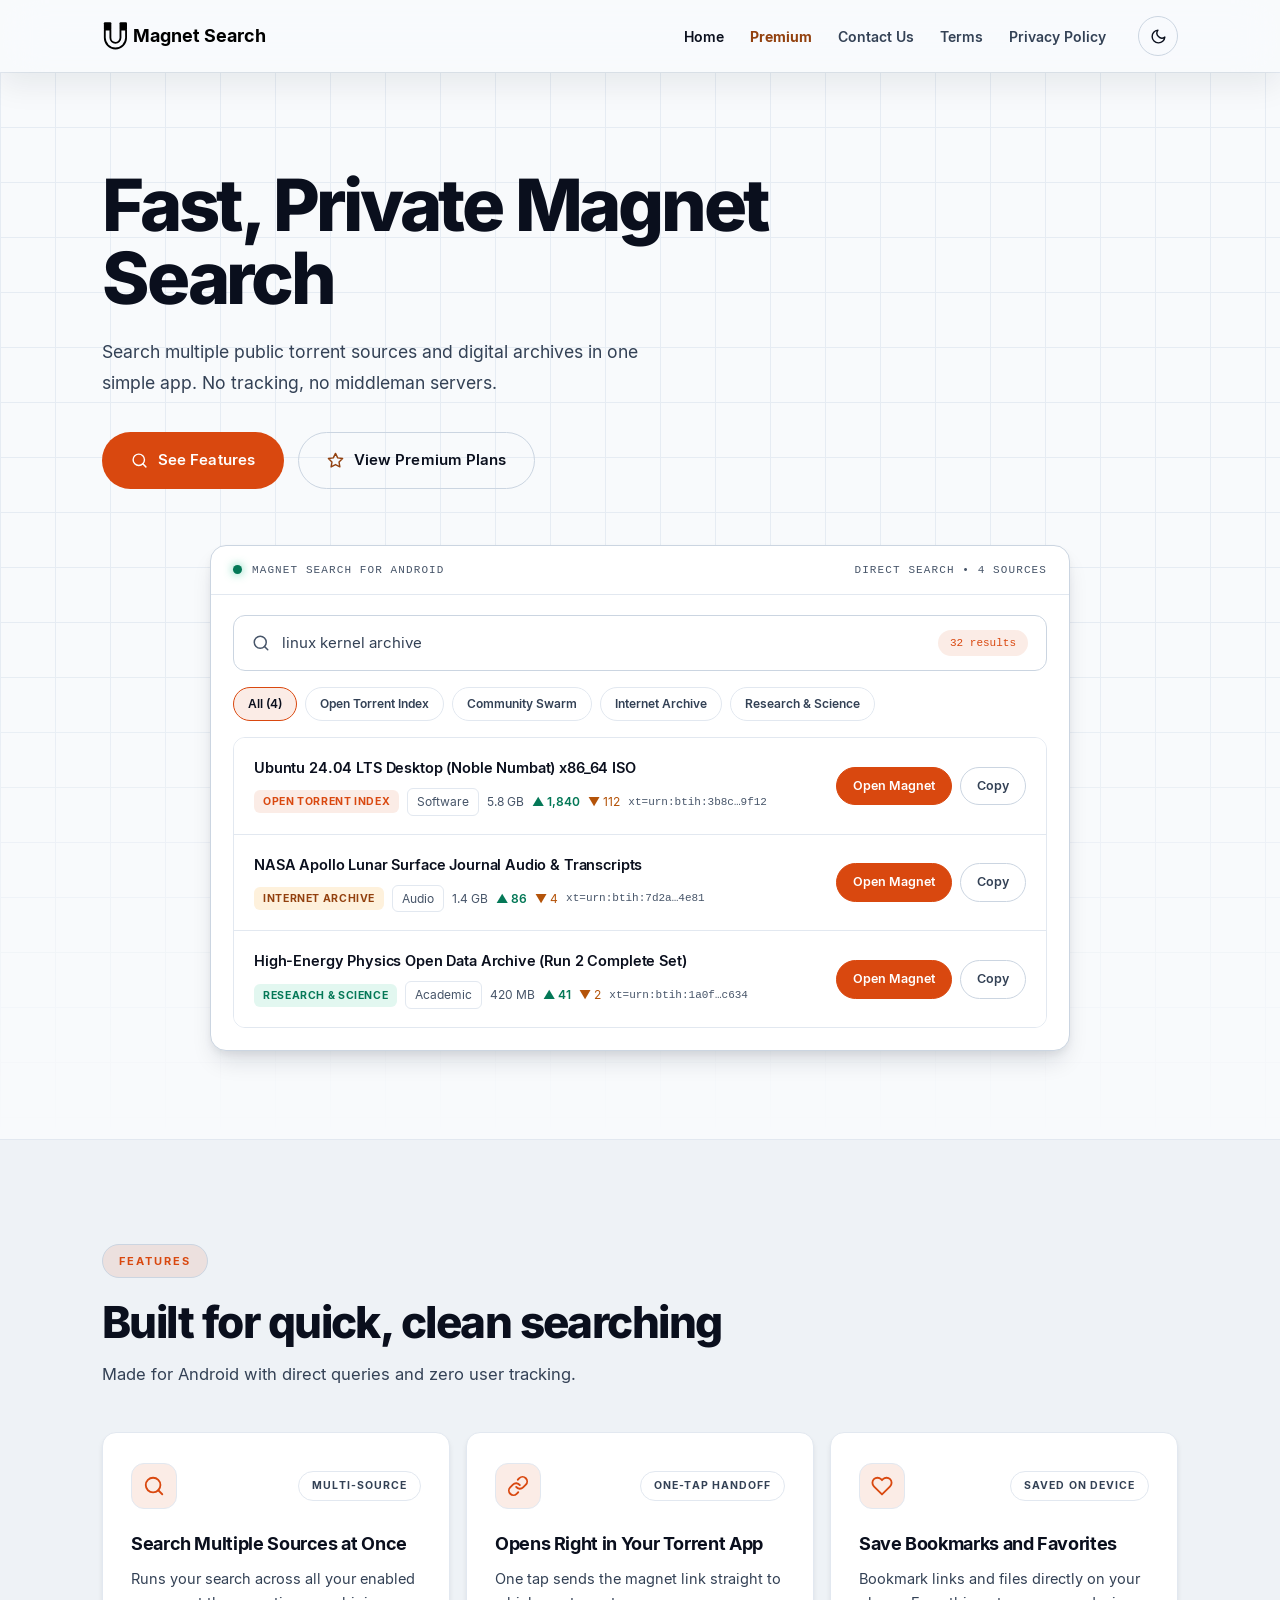
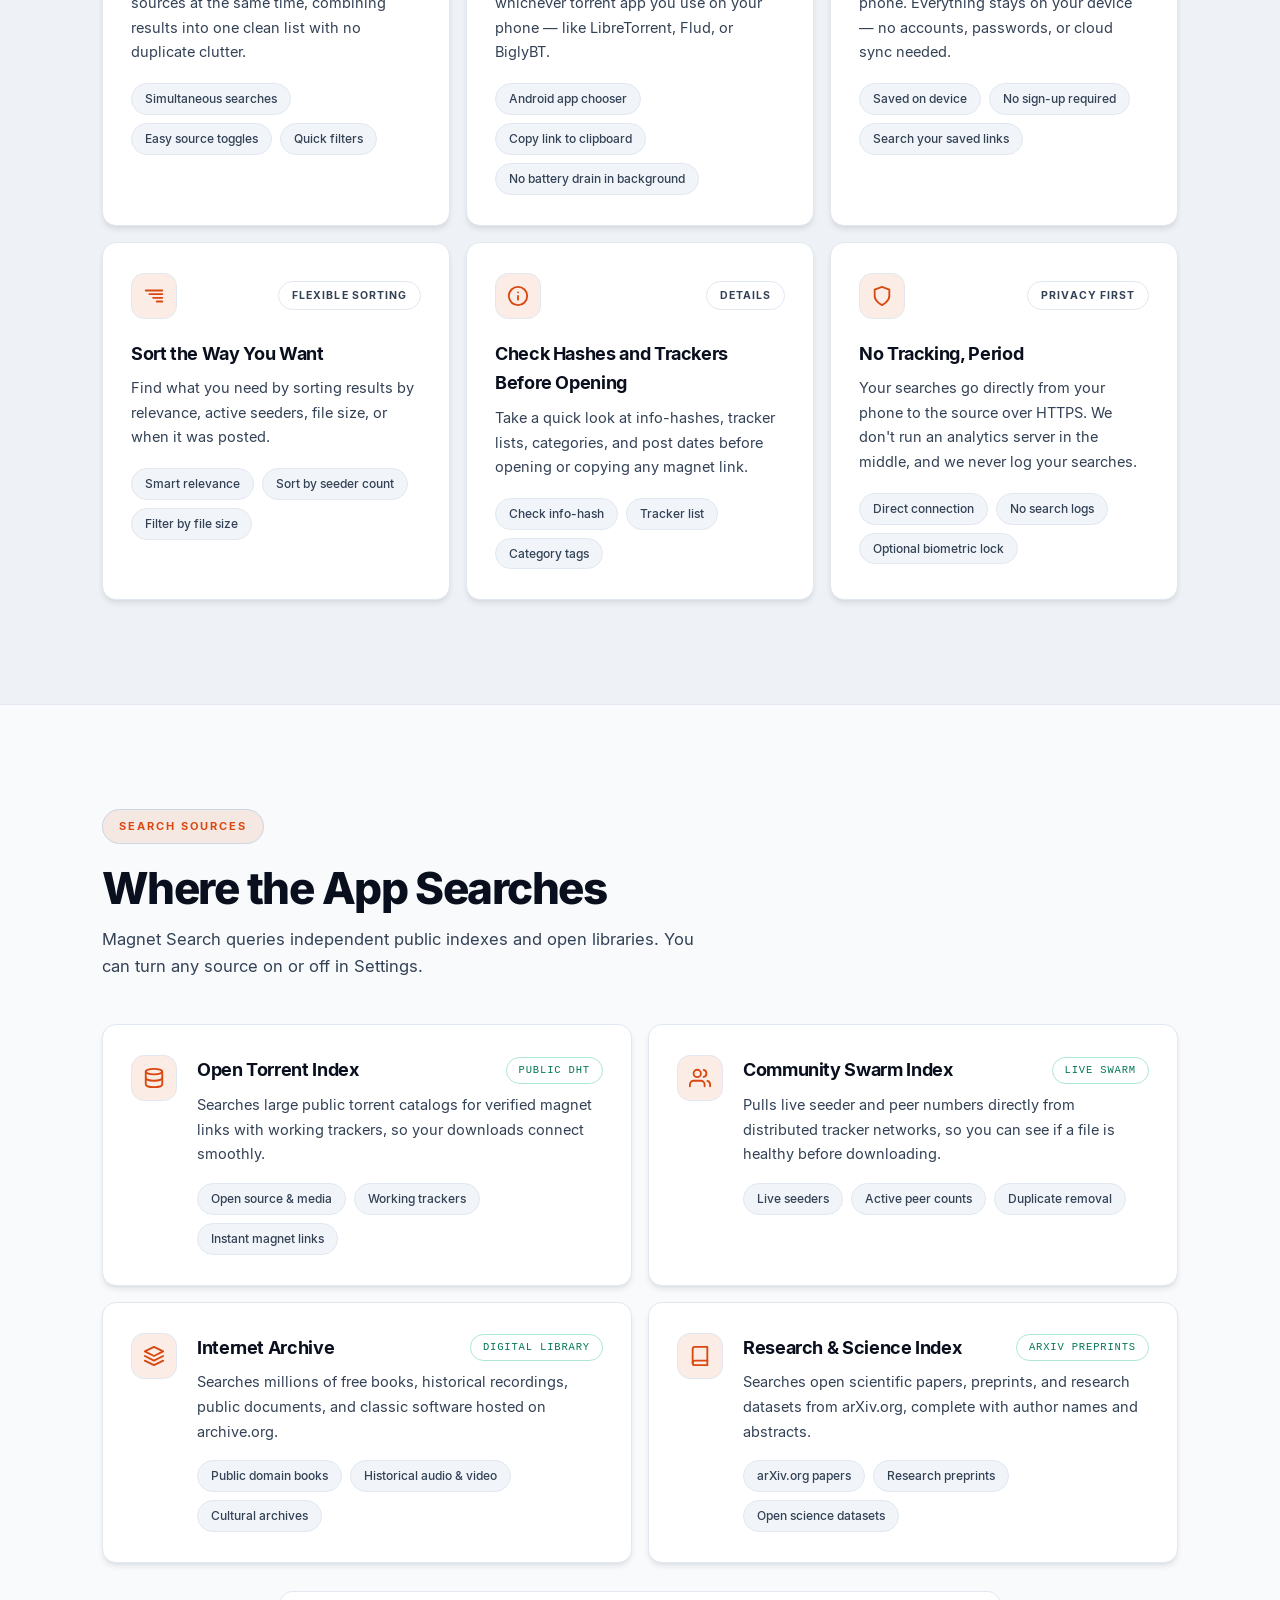
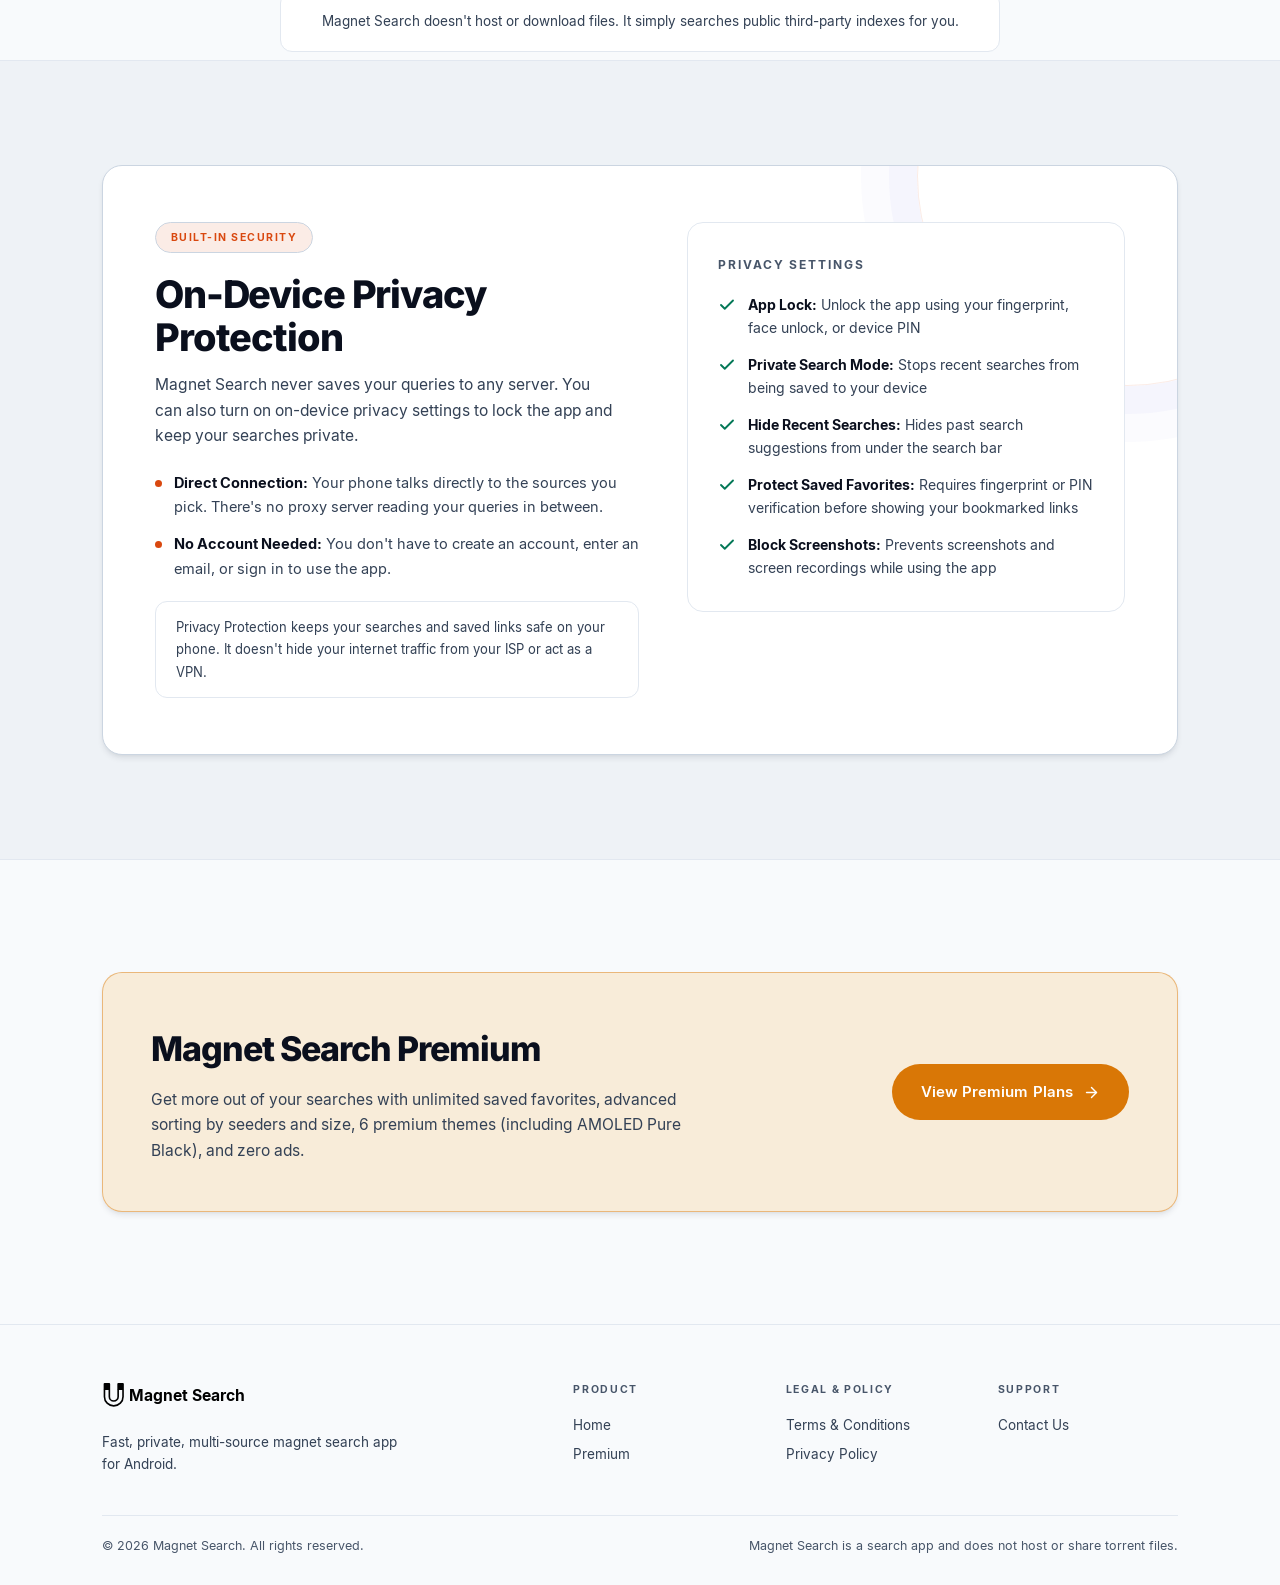
<file: index.html>
<!DOCTYPE html>
<html lang="en">
<head>
  <meta charset="UTF-8">
  <meta name="viewport" content="width=device-width, initial-scale=1.0">
  <title>Magnet Search — Fast, Private Multi-Source Magnet Search for Android</title>
  <meta name="description" content="Fast, private multi-source magnet search and discovery utility for Android. Search public indexes and open digital archives from a unified interface with zero server tracking.">
  <link rel="icon" type="image/svg+xml" href="assets/brand/favicon.svg?v=4">
  <link rel="apple-touch-icon" href="assets/brand/apple-touch-icon.png?v=4">

  <link rel="stylesheet" href="css/style.css?v=53">
  <meta name="theme-color" content="#08090A">
  <meta property="og:type" content="website">
  <meta property="og:site_name" content="Magnet Search">
  <meta property="og:title" content="Magnet Search — Fast, Private Multi-Source Magnet Search for Android">
  <meta property="og:description" content="Fast, private multi-source magnet search and discovery utility for Android. Search public indexes and open digital archives from a unified interface with zero server tracking.">
  <meta property="og:url" content="https://sruclabs.studio/magnetsearch/">
  <meta name="twitter:card" content="summary">
  <meta name="twitter:title" content="Magnet Search — Fast, Private Multi-Source Magnet Search for Android">
  <meta name="twitter:description" content="Fast, private multi-source magnet search for Android. No tracking, no middleman servers.">
  <!-- TODO: add og:image + twitter:image (1200x630 PNG at assets/brand/og-cover.png) once exported -->
  <noscript><style>.reveal{opacity:1 !important;transform:none !important;}</style></noscript>
</head>
<body>
  <a class="skip-link" href="#main">Skip to content</a>
  <!-- Top Navigation -->
  <header class="site-header">
    <div class="container">
      <a href="./" class="brand" aria-label="Magnet Search Home">
        <img src="assets/brand/lockup-white.svg?v=4" alt="" class="brand-lockup brand-icon--for-dark" width="166" height="32">
        <img src="assets/brand/lockup-black.svg?v=4" alt="" class="brand-lockup brand-icon--for-light" width="166" height="32">
      </a>

      <!-- Desktop Nav -->
      <nav aria-label="Main Navigation">
        <ul class="nav-menu">
          <li><a href="./" class="nav-link active">Home</a></li>
          <li><a href="premium/" class="nav-link nav-link-premium">Premium</a></li>
          <li><a href="contact/" class="nav-link">Contact Us</a></li>
          <li><a href="terms/" class="nav-link">Terms</a></li>
          <li><a href="privacy/" class="nav-link">Privacy Policy</a></li>
        </ul>
      </nav>

      <!-- Header Controls: Theme Switch & Mobile Menu Toggle -->
      <div class="header-actions">
        <button class="theme-toggle-btn" aria-label="Switch to light theme" title="Toggle theme">
          <!-- Sun Icon (shown in dark mode to switch to light) -->
          <svg class="theme-icon-dark" viewBox="0 0 24 24" fill="none" stroke="currentColor" stroke-width="2" stroke-linecap="round" stroke-linejoin="round">
            <circle cx="12" cy="12" r="5"></circle>
            <line x1="12" y1="1" x2="12" y2="3"></line>
            <line x1="12" y1="21" x2="12" y2="23"></line>
            <line x1="4.22" y1="4.22" x2="5.64" y2="5.64"></line>
            <line x1="18.36" y1="18.36" x2="19.78" y2="19.78"></line>
            <line x1="1" y1="12" x2="3" y2="12"></line>
            <line x1="21" y1="12" x2="23" y2="12"></line>
            <line x1="4.22" y1="19.78" x2="5.64" y2="18.36"></line>
            <line x1="18.36" y1="5.64" x2="19.78" y2="4.22"></line>
          </svg>
          <!-- Moon Icon (shown in light mode to switch to dark) -->
          <svg class="theme-icon-light" viewBox="0 0 24 24" fill="none" stroke="currentColor" stroke-width="2" stroke-linecap="round" stroke-linejoin="round">
            <path d="M21 12.79A9 9 0 1 1 11.21 3 7 7 0 0 0 21 12.79z"></path>
          </svg>
        </button>

        <!-- Mobile Nav Toggle -->
        <button class="mobile-nav-toggle" aria-expanded="false" aria-label="Open navigation menu">
          <svg xmlns="http://www.w3.org/2000/svg" viewBox="0 0 24 24" fill="none" stroke="currentColor" stroke-width="2" stroke-linecap="round" stroke-linejoin="round">
            <line x1="3" y1="12" x2="21" y2="12"></line>
            <line x1="3" y1="6" x2="21" y2="6"></line>
            <line x1="3" y1="18" x2="21" y2="18"></line>
          </svg>
        </button>
      </div>
    </div>
  </header>

  <!-- Mobile Drawer -->
  <div class="mobile-nav-drawer" aria-label="Mobile Navigation">
    <div class="container">
      <a href="./" class="nav-link active">Home</a>
      <a href="premium/" class="nav-link nav-link-premium">Premium</a>
      <a href="contact/" class="nav-link">Contact Us</a>
      <a href="terms/" class="nav-link">Terms</a>
      <a href="privacy/" class="nav-link">Privacy Policy</a>
    </div>
  </div>

  <main id="main">
    <!-- Hero Section -->
    <section class="hero-section">
      <div class="container">
        <div class="hero-content">
          <h1 class="hero-title reveal">Fast, Private Magnet Search</h1>
          <p class="hero-subtitle reveal">
            Search multiple public torrent sources and digital archives in one simple app. No tracking, no middleman servers.
          </p>
          <div class="hero-actions reveal">
            <a href="#features" class="btn btn-primary">
              <svg width="18" height="18" viewBox="0 0 24 24" fill="none" stroke="currentColor" stroke-width="2" stroke-linecap="round" stroke-linejoin="round">
                <circle cx="11" cy="11" r="8"></circle>
                <line x1="21" y1="21" x2="16.65" y2="16.65"></line>
              </svg>
              See Features
            </a>
            <a href="premium/" class="btn btn-secondary">
              <svg width="18" height="18" viewBox="0 0 24 24" fill="none" stroke="var(--gold-text)" stroke-width="2" stroke-linecap="round" stroke-linejoin="round">
                <polygon points="12 2 15.09 8.26 22 9.27 17 14.14 18.18 21.02 12 17.77 5.82 21.02 7 14.14 2 9.27 8.91 8.26 12 2"></polygon>
              </svg>
              View Premium Plans
            </a>
          </div>
        </div>

        <!-- UI Preview Element -->
        <div class="hero-preview center-block" aria-hidden="true">
          <div class="search-preview-header">
            <div class="preview-app-identity">
              <span class="preview-app-dot"></span>
              <span class="preview-app-name">Magnet Search for Android</span>
            </div>
            <div class="search-window-status">Direct Search &bull; 4 Sources</div>
          </div>

          <div class="search-bar-mock">
            <svg viewBox="0 0 24 24" fill="none" stroke="currentColor" stroke-width="2" stroke-linecap="round" stroke-linejoin="round">
              <circle cx="11" cy="11" r="8"></circle>
              <line x1="21" y1="21" x2="16.65" y2="16.65"></line>
            </svg>
            <span class="search-query-text">linux kernel archive</span>
            <span class="search-status-tag">32 results</span>
          </div>

          <div class="source-chips-mock">
            <span class="source-chip active">All (4)</span>
            <span class="source-chip">Open Torrent Index</span>
            <span class="source-chip">Community Swarm</span>
            <span class="source-chip">Internet Archive</span>
            <span class="source-chip">Research &amp; Science</span>
          </div>

          <div class="preview-results-list">
            <!-- Result 1: Open Torrent Index -->
            <div class="preview-result-item">
              <div class="result-main">
                <div class="result-title">Ubuntu 24.04 LTS Desktop (Noble Numbat) x86_64 ISO</div>
                <div class="result-meta">
                  <span class="meta-badge source-open">Open Torrent Index</span>
                  <span class="meta-category">Software</span>
                  <span class="meta-stat">5.8 GB</span>
                  <span class="meta-stat meta-seeds">▲ 1,840</span>
                  <span class="meta-stat meta-leech">▼ 112</span>
                  <span class="meta-hash">xt=urn:btih:3b8c…9f12</span>
                </div>
              </div>
              <div class="result-actions">
                <span class="result-btn-mock primary">Open Magnet</span>
                <span class="result-btn-mock">Copy</span>
              </div>
            </div>

            <!-- Result 2: Internet Archive -->
            <div class="preview-result-item">
              <div class="result-main">
                <div class="result-title">NASA Apollo Lunar Surface Journal Audio &amp; Transcripts</div>
                <div class="result-meta">
                  <span class="meta-badge source-archive">Internet Archive</span>
                  <span class="meta-category">Audio</span>
                  <span class="meta-stat">1.4 GB</span>
                  <span class="meta-stat meta-seeds">▲ 86</span>
                  <span class="meta-stat meta-leech">▼ 4</span>
                  <span class="meta-hash">xt=urn:btih:7d2a…4e81</span>
                </div>
              </div>
              <div class="result-actions">
                <span class="result-btn-mock primary">Open Magnet</span>
                <span class="result-btn-mock">Copy</span>
              </div>
            </div>

            <!-- Result 3: Research & Science -->
            <div class="preview-result-item">
              <div class="result-main">
                <div class="result-title">High-Energy Physics Open Data Archive (Run 2 Complete Set)</div>
                <div class="result-meta">
                  <span class="meta-badge source-arxiv">Research &amp; Science</span>
                  <span class="meta-category">Academic</span>
                  <span class="meta-stat">420 MB</span>
                  <span class="meta-stat meta-seeds">▲ 41</span>
                  <span class="meta-stat meta-leech">▼ 2</span>
                  <span class="meta-hash">xt=urn:btih:1a0f…c634</span>
                </div>
              </div>
              <div class="result-actions">
                <span class="result-btn-mock primary">Open Magnet</span>
                <span class="result-btn-mock">Copy</span>
              </div>
            </div>
          </div>
        </div>
      </div>
    </section>

    <!-- Core Features Section -->
    <section id="features" class="section section-dark">
      <div class="container">
        <div class="section-header">
          <div class="section-tag">Features</div>
          <h2 class="section-title">Built for quick, clean searching</h2>
          <p>Made for Android with direct queries and zero user tracking.</p>
        </div>

        <div class="feature-grid">
          <div class="card feature-card reveal">
            <div class="feature-top-row">
              <div class="icon-box">
                <svg viewBox="0 0 24 24" fill="none" stroke="currentColor" stroke-width="2" stroke-linecap="round" stroke-linejoin="round">
                  <circle cx="11" cy="11" r="8"></circle>
                  <line x1="21" y1="21" x2="16.65" y2="16.65"></line>
                </svg>
              </div>
              <span class="feature-tag-badge">Multi-Source</span>
            </div>
            <h3>Search Multiple Sources at Once</h3>
            <p>Runs your search across all your enabled sources at the same time, combining results into one clean list with no duplicate clutter.</p>
            <div class="feature-specs">
              <span class="spec-chip">Simultaneous searches</span>
              <span class="spec-chip">Easy source toggles</span>
              <span class="spec-chip">Quick filters</span>
            </div>
          </div>

          <div class="card feature-card reveal">
            <div class="feature-top-row">
              <div class="icon-box">
                <svg viewBox="0 0 24 24" fill="none" stroke="currentColor" stroke-width="2" stroke-linecap="round" stroke-linejoin="round">
                  <path d="M10 13a5 5 0 0 0 7.54.54l3-3a5 5 0 0 0-7.07-7.07l-1.72 1.71"></path>
                  <path d="M14 11a5 5 0 0 0-7.54-.54l-3 3a5 5 0 0 0 7.07 7.07l1.71-1.71"></path>
                </svg>
              </div>
              <span class="feature-tag-badge">One-Tap Handoff</span>
            </div>
            <h3>Opens Right in Your Torrent App</h3>
            <p>One tap sends the magnet link straight to whichever torrent app you use on your phone — like LibreTorrent, Flud, or BiglyBT.</p>
            <div class="feature-specs">
              <span class="spec-chip">Android app chooser</span>
              <span class="spec-chip">Copy link to clipboard</span>
              <span class="spec-chip">No battery drain in background</span>
            </div>
          </div>

          <div class="card feature-card reveal">
            <div class="feature-top-row">
              <div class="icon-box">
                <svg viewBox="0 0 24 24" fill="none" stroke="currentColor" stroke-width="2" stroke-linecap="round" stroke-linejoin="round">
                  <path d="M20.84 4.61a5.5 5.5 0 0 0-7.78 0L12 5.67l-1.06-1.06a5.5 5.5 0 0 0-7.78 7.78l1.06 1.06L12 21.23l7.78-7.78 1.06-1.06a5.5 5.5 0 0 0 0-7.78z"></path>
                </svg>
              </div>
              <span class="feature-tag-badge">Saved on Device</span>
            </div>
            <h3>Save Bookmarks and Favorites</h3>
            <p>Bookmark links and files directly on your phone. Everything stays on your device — no accounts, passwords, or cloud sync needed.</p>
            <div class="feature-specs">
              <span class="spec-chip">Saved on device</span>
              <span class="spec-chip">No sign-up required</span>
              <span class="spec-chip">Search your saved links</span>
            </div>
          </div>

          <div class="card feature-card reveal">
            <div class="feature-top-row">
              <div class="icon-box">
                <svg viewBox="0 0 24 24" fill="none" stroke="currentColor" stroke-width="2" stroke-linecap="round" stroke-linejoin="round">
                  <line x1="21" y1="10" x2="7" y2="10"></line>
                  <line x1="21" y1="6" x2="3" y2="6"></line>
                  <line x1="21" y1="14" x2="11" y2="14"></line>
                  <line x1="21" y1="18" x2="15" y2="18"></line>
                </svg>
              </div>
              <span class="feature-tag-badge">Flexible Sorting</span>
            </div>
            <h3>Sort the Way You Want</h3>
            <p>Find what you need by sorting results by relevance, active seeders, file size, or when it was posted.</p>
            <div class="feature-specs">
              <span class="spec-chip">Smart relevance</span>
              <span class="spec-chip">Sort by seeder count</span>
              <span class="spec-chip">Filter by file size</span>
            </div>
          </div>

          <div class="card feature-card reveal">
            <div class="feature-top-row">
              <div class="icon-box">
                <svg viewBox="0 0 24 24" fill="none" stroke="currentColor" stroke-width="2" stroke-linecap="round" stroke-linejoin="round">
                  <circle cx="12" cy="12" r="10"></circle>
                  <line x1="12" y1="16" x2="12" y2="12"></line>
                  <line x1="12" y1="8" x2="12.01" y2="8"></line>
                </svg>
              </div>
              <span class="feature-tag-badge">Details</span>
            </div>
            <h3>Check Hashes and Trackers Before Opening</h3>
            <p>Take a quick look at info-hashes, tracker lists, categories, and post dates before opening or copying any magnet link.</p>
            <div class="feature-specs">
              <span class="spec-chip">Check info-hash</span>
              <span class="spec-chip">Tracker list</span>
              <span class="spec-chip">Category tags</span>
            </div>
          </div>

          <div class="card feature-card reveal">
            <div class="feature-top-row">
              <div class="icon-box">
                <svg viewBox="0 0 24 24" fill="none" stroke="currentColor" stroke-width="2" stroke-linecap="round" stroke-linejoin="round">
                  <path d="M12 22s8-4 8-10V5l-8-3-8 3v7c0 6 8 10 8 10z"></path>
                </svg>
              </div>
              <span class="feature-tag-badge">Privacy First</span>
            </div>
            <h3>No Tracking, Period</h3>
            <p>Your searches go directly from your phone to the source over HTTPS. We don't run an analytics server in the middle, and we never log your searches.</p>
            <div class="feature-specs">
              <span class="spec-chip">Direct connection</span>
              <span class="spec-chip">No search logs</span>
              <span class="spec-chip">Optional biometric lock</span>
            </div>
          </div>
        </div>
      </div>
    </section>

    <!-- Search Providers Section -->
    <section class="section">
      <div class="container">
        <div class="section-header">
          <div class="section-tag">Search Sources</div>
          <h2 class="section-title">Where the App Searches</h2>
          <p>Magnet Search queries independent public indexes and open libraries. You can turn any source on or off in Settings.</p>
        </div>

        <div class="sources-grid">
          <div class="card source-card reveal">
            <div class="icon-box">
              <svg viewBox="0 0 24 24" fill="none" stroke="currentColor" stroke-width="2" stroke-linecap="round" stroke-linejoin="round">
                <ellipse cx="12" cy="5" rx="9" ry="3"></ellipse>
                <path d="M21 12c0 1.66-4 3-9 3s-9-1.34-9-3"></path>
                <path d="M3 5v14c0 1.66 4 3 9 3s9-1.34 9-3V5"></path>
              </svg>
            </div>
            <div class="source-details">
              <div class="source-header-row">
                <h3>Open Torrent Index</h3>
                <span class="source-status-badge">Public DHT</span>
              </div>
              <p>Searches large public torrent catalogs for verified magnet links with working trackers, so your downloads connect smoothly.</p>
              <div class="source-capabilities">
                <span class="spec-chip">Open source &amp; media</span>
                <span class="spec-chip">Working trackers</span>
                <span class="spec-chip">Instant magnet links</span>
              </div>
            </div>
          </div>

          <div class="card source-card reveal">
            <div class="icon-box">
              <svg viewBox="0 0 24 24" fill="none" stroke="currentColor" stroke-width="2" stroke-linecap="round" stroke-linejoin="round">
                <path d="M17 21v-2a4 4 0 0 0-4-4H5a4 4 0 0 0-4 4v2"></path>
                <circle cx="9" cy="7" r="4"></circle>
                <path d="M23 21v-2a4 4 0 0 0-3-3.87"></path>
                <path d="M16 3.13a4 4 0 0 1 0 7.75"></path>
              </svg>
            </div>
            <div class="source-details">
              <div class="source-header-row">
                <h3>Community Swarm Index</h3>
                <span class="source-status-badge">Live Swarm</span>
              </div>
              <p>Pulls live seeder and peer numbers directly from distributed tracker networks, so you can see if a file is healthy before downloading.</p>
              <div class="source-capabilities">
                <span class="spec-chip">Live seeders</span>
                <span class="spec-chip">Active peer counts</span>
                <span class="spec-chip">Duplicate removal</span>
              </div>
            </div>
          </div>

          <div class="card source-card reveal">
            <div class="icon-box">
              <svg viewBox="0 0 24 24" fill="none" stroke="currentColor" stroke-width="2" stroke-linecap="round" stroke-linejoin="round">
                <polygon points="12 2 2 7 12 12 22 7 12 2"></polygon>
                <polyline points="2 17 12 22 22 17"></polyline>
                <polyline points="2 12 12 17 22 12"></polyline>
              </svg>
            </div>
            <div class="source-details">
              <div class="source-header-row">
                <h3>Internet Archive</h3>
                <span class="source-status-badge">Digital Library</span>
              </div>
              <p>Searches millions of free books, historical recordings, public documents, and classic software hosted on archive.org.</p>
              <div class="source-capabilities">
                <span class="spec-chip">Public domain books</span>
                <span class="spec-chip">Historical audio &amp; video</span>
                <span class="spec-chip">Cultural archives</span>
              </div>
            </div>
          </div>

          <div class="card source-card reveal">
            <div class="icon-box">
              <svg viewBox="0 0 24 24" fill="none" stroke="currentColor" stroke-width="2" stroke-linecap="round" stroke-linejoin="round">
                <path d="M4 19.5A2.5 2.5 0 0 1 6.5 17H20"></path>
                <path d="M6.5 2H20v20H6.5A2.5 2.5 0 0 1 4 19.5v-15A2.5 2.5 0 0 1 6.5 2z"></path>
              </svg>
            </div>
            <div class="source-details">
              <div class="source-header-row">
                <h3>Research &amp; Science Index</h3>
                <span class="source-status-badge">arXiv Preprints</span>
              </div>
              <p>Searches open scientific papers, preprints, and research datasets from arXiv.org, complete with author names and abstracts.</p>
              <div class="source-capabilities">
                <span class="spec-chip">arXiv.org papers</span>
                <span class="spec-chip">Research preprints</span>
                <span class="spec-chip">Open science datasets</span>
              </div>
            </div>
          </div>
        </div>

        <div class="disclaimer-card disclaimer-center">
          Magnet Search doesn't host or download files. It simply searches public third-party indexes for you.
        </div>
      </div>
    </section>

    <!-- Privacy Protection Overview -->
    <section class="section section-dark">
      <div class="container">
        <div class="callout-box">
          <div class="callout-content">
            <span class="badge badge-blue">Built-in Security</span>
            <h2>On-Device Privacy Protection</h2>
            <p>
              Magnet Search never saves your queries to any server. You can also turn on on-device privacy settings to lock the app and keep your searches private.
            </p>
            <div class="privacy-specs-list">
              <div class="privacy-spec-item">
                <span class="spec-dot"></span>
                <span><strong>Direct Connection:</strong> Your phone talks directly to the sources you pick. There's no proxy server reading your queries in between.</span>
              </div>
              <div class="privacy-spec-item">
                <span class="spec-dot"></span>
                <span><strong>No Account Needed:</strong> You don't have to create an account, enter an email, or sign in to use the app.</span>
              </div>
            </div>
            <div class="disclaimer-card disclaimer-tight">
              Privacy Protection keeps your searches and saved links safe on your phone. It doesn't hide your internet traffic from your ISP or act as a VPN.
            </div>
          </div>
          <div class="callout-controls">
            <h3 class="controls-heading">Privacy Settings</h3>
            <ul class="privacy-checklist">
              <li class="checklist-item">
                <svg viewBox="0 0 24 24" fill="none" stroke="currentColor" stroke-width="2.5" stroke-linecap="round" stroke-linejoin="round">
                  <polyline points="20 6 9 17 4 12"></polyline>
                </svg>
                <div>
                  <strong>App Lock:</strong>
                  <span>Unlock the app using your fingerprint, face unlock, or device PIN</span>
                </div>
              </li>
              <li class="checklist-item">
                <svg viewBox="0 0 24 24" fill="none" stroke="currentColor" stroke-width="2.5" stroke-linecap="round" stroke-linejoin="round">
                  <polyline points="20 6 9 17 4 12"></polyline>
                </svg>
                <div>
                  <strong>Private Search Mode:</strong>
                  <span>Stops recent searches from being saved to your device</span>
                </div>
              </li>
              <li class="checklist-item">
                <svg viewBox="0 0 24 24" fill="none" stroke="currentColor" stroke-width="2.5" stroke-linecap="round" stroke-linejoin="round">
                  <polyline points="20 6 9 17 4 12"></polyline>
                </svg>
                <div>
                  <strong>Hide Recent Searches:</strong>
                  <span>Hides past search suggestions from under the search bar</span>
                </div>
              </li>
              <li class="checklist-item">
                <svg viewBox="0 0 24 24" fill="none" stroke="currentColor" stroke-width="2.5" stroke-linecap="round" stroke-linejoin="round">
                  <polyline points="20 6 9 17 4 12"></polyline>
                </svg>
                <div>
                  <strong>Protect Saved Favorites:</strong>
                  <span>Requires fingerprint or PIN verification before showing your bookmarked links</span>
                </div>
              </li>
              <li class="checklist-item">
                <svg viewBox="0 0 24 24" fill="none" stroke="currentColor" stroke-width="2.5" stroke-linecap="round" stroke-linejoin="round">
                  <polyline points="20 6 9 17 4 12"></polyline>
                </svg>
                <div>
                  <strong>Block Screenshots:</strong>
                  <span>Prevents screenshots and screen recordings while using the app</span>
                </div>
              </li>
            </ul>
          </div>
        </div>
      </div>
    </section>

    <!-- Premium Banner Teaser -->
    <section class="section">
      <div class="container">
        <div class="card card-gold premium-home-teaser">
          <div class="teaser-content">
            <h2>Magnet Search Premium</h2>
            <p>
              Get more out of your searches with unlimited saved favorites, advanced sorting by seeders and size, 6 premium themes (including AMOLED Pure Black), and zero ads.
            </p>
          </div>
          <div class="teaser-action">
            <a href="premium/" class="btn btn-gold">
              View Premium Plans
              <svg width="16" height="16" viewBox="0 0 24 24" fill="none" stroke="currentColor" stroke-width="2" stroke-linecap="round" stroke-linejoin="round">
                <line x1="5" y1="12" x2="19" y2="12"></line>
                <polyline points="12 5 19 12 12 19"></polyline>
              </svg>
            </a>
          </div>
        </div>
      </div>
    </section>
  </main>

  <!-- Footer -->
  <footer class="site-footer">
    <div class="container">
      <div class="footer-top">
        <div class="footer-brand">
          <a href="./" class="brand">
            <img src="assets/brand/lockup-white.svg?v=4" alt="" class="brand-lockup brand-icon--for-dark" width="145" height="28">
            <img src="assets/brand/lockup-black.svg?v=4" alt="" class="brand-lockup brand-icon--for-light" width="145" height="28">
          </a>
          <p>Fast, private, multi-source magnet search app for Android.</p>
        </div>

        <div class="footer-nav">
          <div class="footer-col">
            <span class="footer-col-title">Product</span>
            <a href="./" class="footer-link">Home</a>
            <a href="premium/" class="footer-link">Premium</a>
          </div>
          <div class="footer-col">
            <span class="footer-col-title">Legal &amp; Policy</span>
            <a href="terms/" class="footer-link">Terms &amp; Conditions</a>
            <a href="privacy/" class="footer-link">Privacy Policy</a>
          </div>
          <div class="footer-col">
            <span class="footer-col-title">Support</span>
            <a href="contact/" class="footer-link">Contact Us</a>
          </div>
        </div>
      </div>

      <div class="footer-bottom">
        <div>&copy; 2026 Magnet Search. All rights reserved.</div>
        <div>Magnet Search is a search app and does not host or share torrent files.</div>
      </div>
    </div>
  </footer>

  <button class="to-top-btn" type="button" aria-label="Back to top" title="Back to top">
    <svg viewBox="0 0 24 24" fill="none" stroke="currentColor" stroke-width="2" stroke-linecap="round" stroke-linejoin="round" aria-hidden="true">
      <line x1="12" y1="19" x2="12" y2="5"></line>
      <polyline points="5 12 12 5 19 12"></polyline>
    </svg>
  </button>

  <script src="js/main.js?v=9"></script>
</body>
</html>
</file>
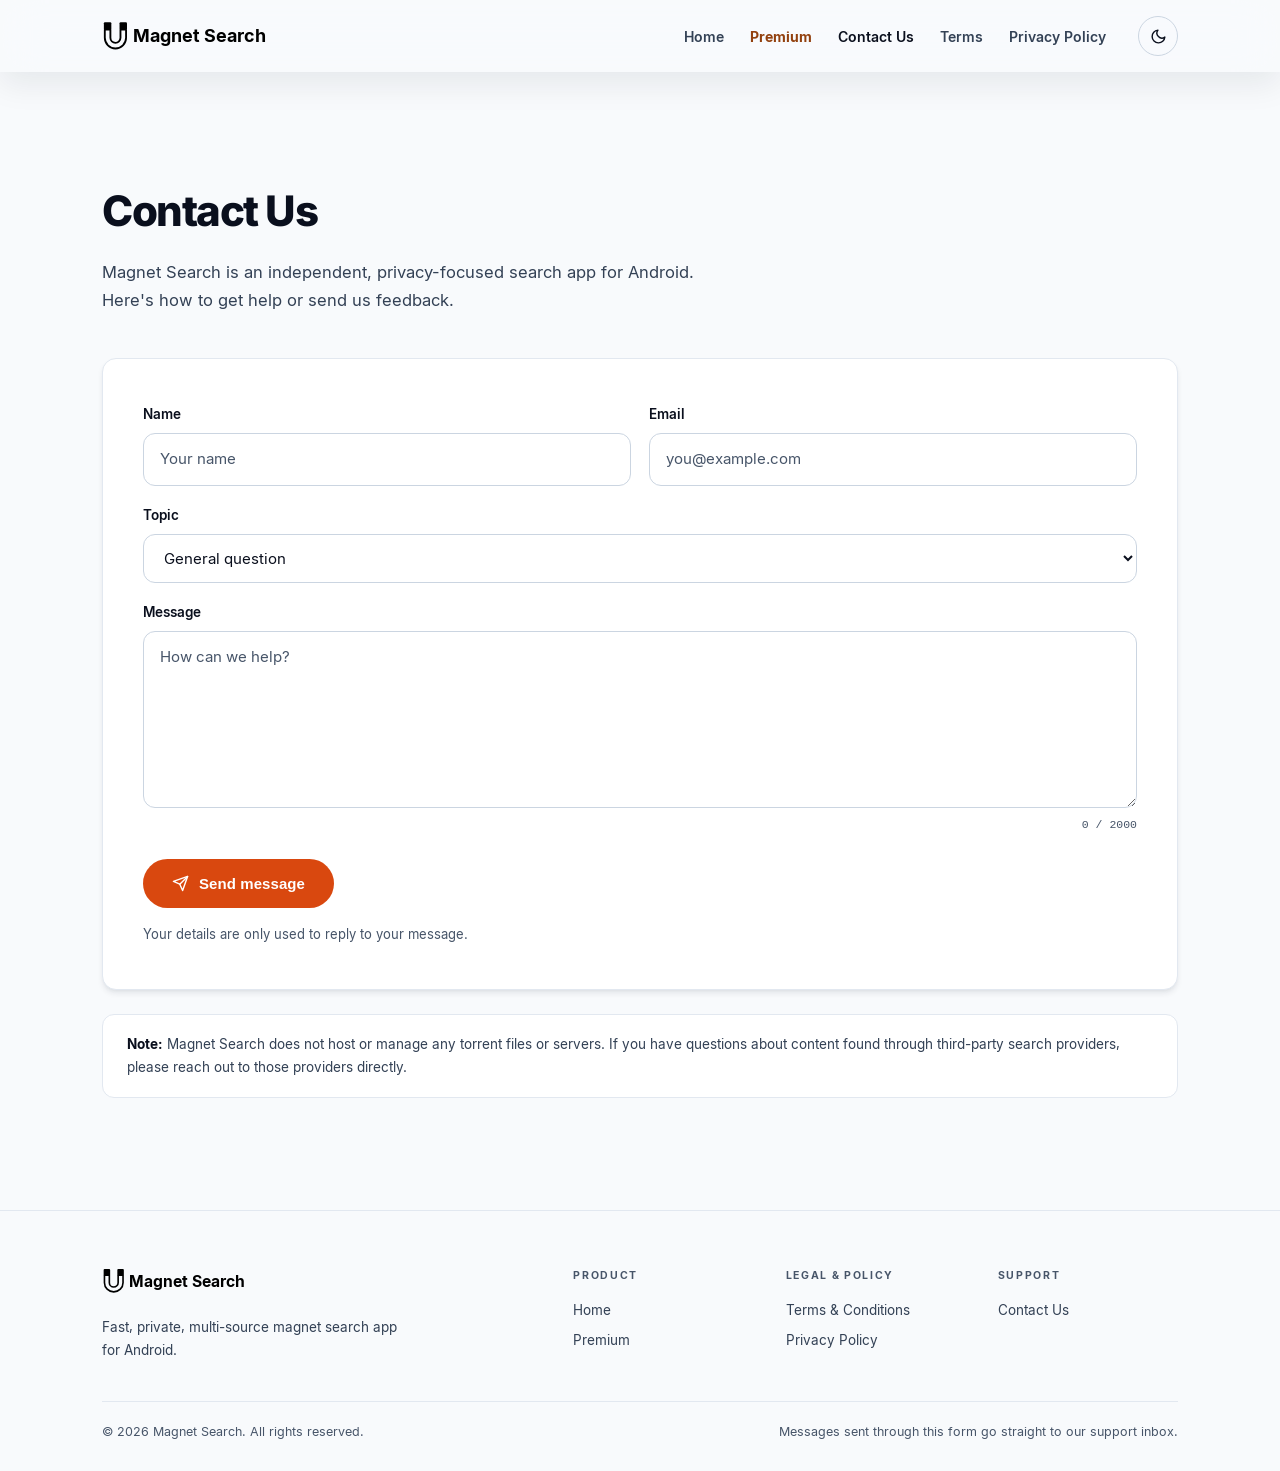
<file: contact/index.html>
<!DOCTYPE html>
<html lang="en">
<head>
  <meta charset="UTF-8">
  <meta name="viewport" content="width=device-width, initial-scale=1.0">
  <title>Contact Us — Magnet Search</title>
  <meta name="description" content="Contact and support information for Magnet Search.">
  <link rel="icon" type="image/svg+xml" href="../assets/brand/favicon.svg?v=4">
  <link rel="apple-touch-icon" href="../assets/brand/apple-touch-icon.png?v=4">

  <link rel="stylesheet" href="../css/style.css?v=53">
  <meta name="theme-color" content="#08090A">
  <meta property="og:type" content="website">
  <meta property="og:site_name" content="Magnet Search">
  <meta property="og:title" content="Contact Us — Magnet Search">
  <meta property="og:description" content="Contact and support information for Magnet Search.">
  <meta property="og:url" content="https://sruclabs.studio/magnetsearch/contact/">
  <meta name="twitter:card" content="summary">
  <meta name="twitter:title" content="Contact Us — Magnet Search">
  <meta name="twitter:description" content="Get help or send feedback to the Magnet Search team.">
  <!-- TODO: add og:image + twitter:image (1200x630 PNG at assets/brand/og-cover.png) once exported -->
  <noscript><style>.reveal{opacity:1 !important;transform:none !important;}</style></noscript>
</head>
<body>
  <a class="skip-link" href="#main">Skip to content</a>
  <!-- Header -->
  <header class="site-header">
    <div class="container">
      <a href="../" class="brand" aria-label="Magnet Search Home">
        <img src="../assets/brand/lockup-white.svg?v=4" alt="" class="brand-lockup brand-icon--for-dark" width="166" height="32">
        <img src="../assets/brand/lockup-black.svg?v=4" alt="" class="brand-lockup brand-icon--for-light" width="166" height="32">
      </a>

      <!-- Desktop Nav -->
      <nav aria-label="Main Navigation">
        <ul class="nav-menu">
          <li><a href="../" class="nav-link">Home</a></li>
          <li><a href="../premium/" class="nav-link nav-link-premium">Premium</a></li>
          <li><a href="../contact/" class="nav-link active">Contact Us</a></li>
          <li><a href="../terms/" class="nav-link">Terms</a></li>
          <li><a href="../privacy/" class="nav-link">Privacy Policy</a></li>
        </ul>
      </nav>

      <!-- Header Controls: Theme Switch & Mobile Menu Toggle -->
      <div class="header-actions">
        <button class="theme-toggle-btn" aria-label="Switch to light theme" title="Toggle theme">
          <!-- Sun Icon (shown in dark mode to switch to light) -->
          <svg class="theme-icon-dark" viewBox="0 0 24 24" fill="none" stroke="currentColor" stroke-width="2" stroke-linecap="round" stroke-linejoin="round">
            <circle cx="12" cy="12" r="5"></circle>
            <line x1="12" y1="1" x2="12" y2="3"></line>
            <line x1="12" y1="21" x2="12" y2="23"></line>
            <line x1="4.22" y1="4.22" x2="5.64" y2="5.64"></line>
            <line x1="18.36" y1="18.36" x2="19.78" y2="19.78"></line>
            <line x1="1" y1="12" x2="3" y2="12"></line>
            <line x1="21" y1="12" x2="23" y2="12"></line>
            <line x1="4.22" y1="19.78" x2="5.64" y2="18.36"></line>
            <line x1="18.36" y1="5.64" x2="19.78" y2="4.22"></line>
          </svg>
          <!-- Moon Icon (shown in light mode to switch to dark) -->
          <svg class="theme-icon-light" viewBox="0 0 24 24" fill="none" stroke="currentColor" stroke-width="2" stroke-linecap="round" stroke-linejoin="round">
            <path d="M21 12.79A9 9 0 1 1 11.21 3 7 7 0 0 0 21 12.79z"></path>
          </svg>
        </button>

        <!-- Mobile Nav Toggle -->
        <button class="mobile-nav-toggle" aria-expanded="false" aria-label="Open navigation menu">
          <svg xmlns="http://www.w3.org/2000/svg" viewBox="0 0 24 24" fill="none" stroke="currentColor" stroke-width="2" stroke-linecap="round" stroke-linejoin="round">
            <line x1="3" y1="12" x2="21" y2="12"></line>
            <line x1="3" y1="6" x2="21" y2="6"></line>
            <line x1="3" y1="18" x2="21" y2="18"></line>
          </svg>
        </button>
      </div>
    </div>
  </header>

  <!-- Mobile Drawer -->
  <div class="mobile-nav-drawer" aria-label="Mobile Navigation">
    <div class="container">
      <a href="../" class="nav-link">Home</a>
      <a href="../premium/" class="nav-link nav-link-premium">Premium</a>
      <a href="../contact/" class="nav-link active">Contact Us</a>
      <a href="../terms/" class="nav-link">Terms</a>
      <a href="../privacy/" class="nav-link">Privacy Policy</a>
    </div>
  </div>

  <main id="main">
    <section class="section">
      <div class="container">
        <div class="section-header">
          <h1 class="page-title">Contact Us</h1>
          <p class="lead">
            Magnet Search is an independent, privacy-focused search app for Android. Here's how to get help or send us feedback.
          </p>
        </div>

        <div class="card contact-form-wide">
            <!-- Contact form: posts to Web3Forms; inbox address lives in dashboard, only the domain-locked key is here -->
            <form class="contact-form" action="https://api.web3forms.com/submit" method="post" data-contact-form novalidate>
          <input type="hidden" name="access_key" value="02d6d02d-6297-4773-97e5-76fc0941b9ce">
          <input type="hidden" name="subject" value="New message from Magnet Search contact page">
          <input type="hidden" name="from_name" value="Magnet Search contact form">
          <input type="hidden" name="replyto" value="">
          <!-- No-JS fallback: Web3Forms redirects here after a plain POST (ignored by the AJAX flow) -->
          <input type="hidden" name="redirect" value="https://sruclabs.studio/magnetsearch/contact/sent/">
          <div class="form-grid">
            <div class="form-field">
              <label for="contact-name">Name</label>
              <input type="text" id="contact-name" name="name" autocomplete="name" maxlength="80" placeholder="Your name" required>
            </div>
            <div class="form-field">
              <label for="contact-email">Email</label>
              <input type="email" id="contact-email" name="email" autocomplete="email" maxlength="120" placeholder="you@example.com" required>
            </div>
            <div class="form-field form-field-full">
              <label for="contact-topic" id="contact-topic-label">Topic</label>
              <select id="contact-topic" name="topic">
                <option value="General question">General question</option>
                <option value="Bug report">Bug report</option>
                <option value="Feature idea">Feature idea</option>
                <option value="Premium &amp; billing">Premium &amp; billing</option>
                <option value="Privacy request">Privacy request</option>
                <option value="Other">Other</option>
              </select>
            </div>
            <div class="form-field form-field-full">
              <label for="contact-message">Message</label>
              <textarea id="contact-message" name="message" rows="6" minlength="10" maxlength="2000" placeholder="How can we help?" aria-describedby="contact-message-count" required></textarea>
              <div class="form-hint"><span id="contact-message-count" data-char-count>0 / 2000</span></div>
            </div>
          </div>

          <!-- Honeypot for spam bots (leave empty) -->
          <div class="hp-field" aria-hidden="true">
            <label for="contact-botcheck">Leave this empty</label>
            <input type="text" id="contact-botcheck" name="botcheck" tabindex="-1" autocomplete="off">
          </div>

          <div class="form-actions">
            <button type="submit" class="btn btn-primary">
              <svg width="16" height="16" viewBox="0 0 24 24" fill="none" stroke="currentColor" stroke-width="2" stroke-linecap="round" stroke-linejoin="round" aria-hidden="true">
                <line x1="22" y1="2" x2="11" y2="13"></line>
                <polygon points="22 2 15 22 11 13 2 9 22 2"></polygon>
              </svg>
              Send message
            </button>
          </div>

          <p class="form-note">Your details are only used to reply to your message.</p>
          <p class="form-status" role="status" aria-live="polite" hidden></p>
        </form>
        </div>

        <div class="disclaimer-card contact-note-wide">
        <strong>Note:</strong> Magnet Search does not host or manage any torrent files or servers. If you have questions about content found through third-party search providers, please reach out to those providers directly.
      </div>

      </div>
    </section>
  </main>

  <!-- Footer -->
  <footer class="site-footer">
    <div class="container">
      <div class="footer-top">
        <div class="footer-brand">
          <a href="../" class="brand">
            <img src="../assets/brand/lockup-white.svg?v=4" alt="" class="brand-lockup brand-icon--for-dark" width="145" height="28">
            <img src="../assets/brand/lockup-black.svg?v=4" alt="" class="brand-lockup brand-icon--for-light" width="145" height="28">
          </a>
          <p>Fast, private, multi-source magnet search app for Android.</p>
        </div>

        <div class="footer-nav">
          <div class="footer-col">
            <span class="footer-col-title">Product</span>
            <a href="../" class="footer-link">Home</a>
            <a href="../premium/" class="footer-link">Premium</a>
          </div>
          <div class="footer-col">
            <span class="footer-col-title">Legal &amp; Policy</span>
            <a href="../terms/" class="footer-link">Terms &amp; Conditions</a>
            <a href="../privacy/" class="footer-link">Privacy Policy</a>
          </div>
          <div class="footer-col">
            <span class="footer-col-title">Support</span>
            <a href="../contact/" class="footer-link">Contact Us</a>
          </div>
        </div>
      </div>

      <div class="footer-bottom">
        <div>&copy; 2026 Magnet Search. All rights reserved.</div>
        <div>Messages sent through this form go straight to our support inbox.</div>
      </div>
    </div>
  </footer>

  <button class="to-top-btn" type="button" aria-label="Back to top" title="Back to top">
    <svg viewBox="0 0 24 24" fill="none" stroke="currentColor" stroke-width="2" stroke-linecap="round" stroke-linejoin="round" aria-hidden="true">
      <line x1="12" y1="19" x2="12" y2="5"></line>
      <polyline points="5 12 12 5 19 12"></polyline>
    </svg>
  </button>

  <script src="../js/main.js?v=9"></script>
</body>
</html>
</file>
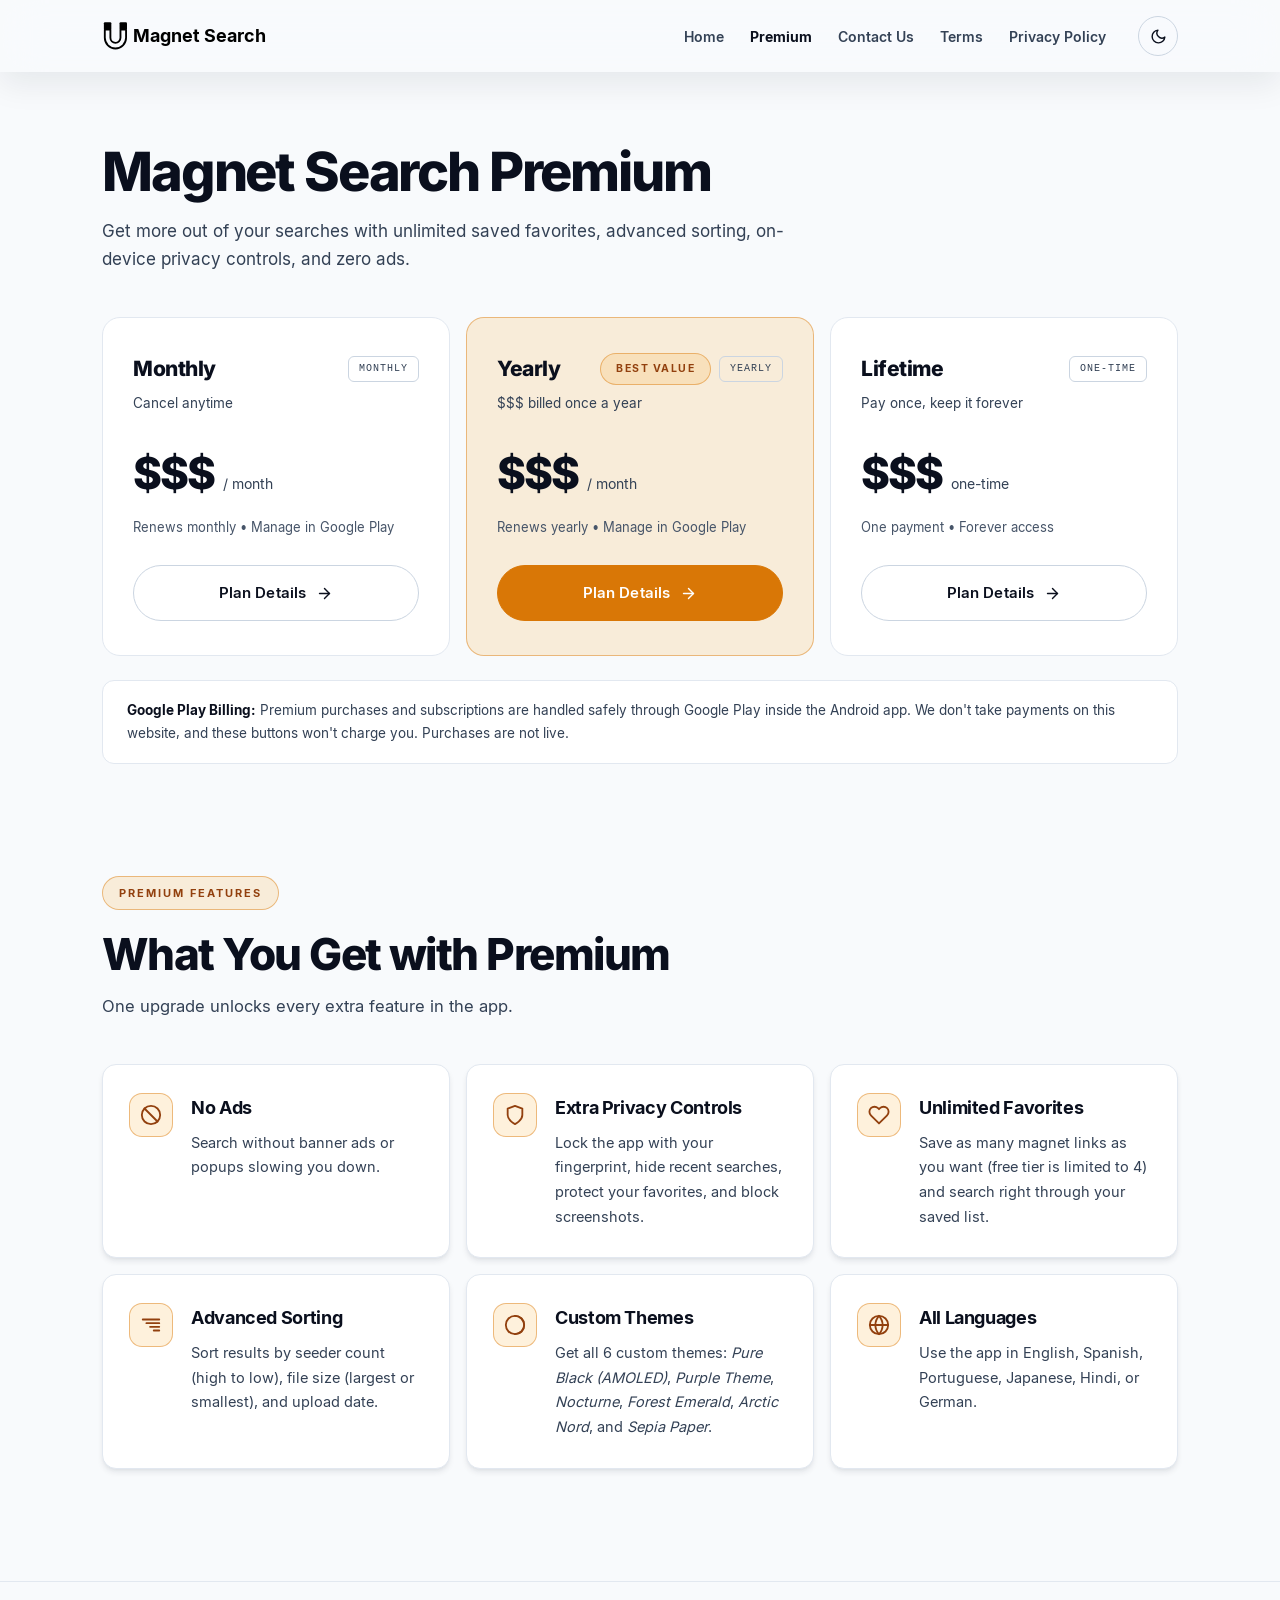
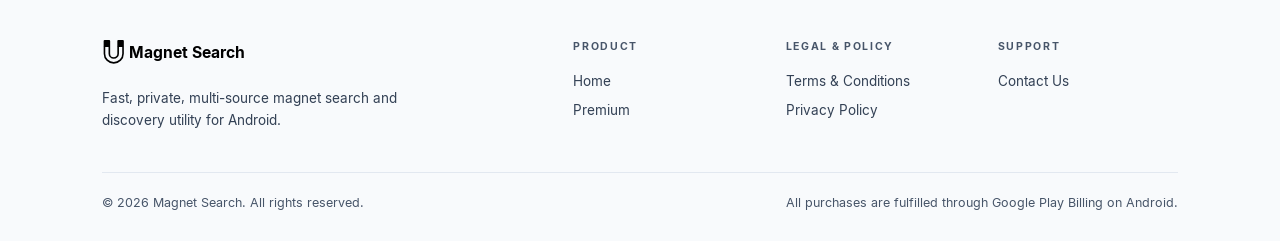
<file: premium/index.html>
<!DOCTYPE html>
<html lang="en">
<head>
  <meta charset="UTF-8">
  <meta name="viewport" content="width=device-width, initial-scale=1.0">
  <title>Premium — Magnet Search</title>
  <meta name="description" content="Unlock Magnet Search Premium: Ad-free experience, Privacy Protection, Extended Favorites, Advanced Sorting, Premium Themes, and All App Languages.">
  <link rel="icon" type="image/svg+xml" href="../assets/brand/favicon.svg?v=4">
  <link rel="apple-touch-icon" href="../assets/brand/apple-touch-icon.png?v=4">

  <link rel="stylesheet" href="../css/style.css?v=53">
  <meta name="theme-color" content="#08090A">
  <meta property="og:type" content="website">
  <meta property="og:site_name" content="Magnet Search">
  <meta property="og:title" content="Premium — Magnet Search">
  <meta property="og:description" content="Unlock Magnet Search Premium: Ad-free experience, Privacy Protection, Extended Favorites, Advanced Sorting, Premium Themes, and All App Languages.">
  <meta property="og:url" content="https://sruclabs.studio/magnetsearch/premium/">
  <meta name="twitter:card" content="summary">
  <meta name="twitter:title" content="Premium — Magnet Search">
  <meta name="twitter:description" content="Magnet Search Premium: unlimited favorites, advanced sorting, premium themes, zero ads.">
  <!-- TODO: add og:image + twitter:image (1200x630 PNG at assets/brand/og-cover.png) once exported -->
  <noscript><style>.reveal{opacity:1 !important;transform:none !important;}</style></noscript>
</head>
<body>
  <a class="skip-link" href="#main">Skip to content</a>
  <!-- Header -->
  <header class="site-header">
    <div class="container">
      <a href="../" class="brand" aria-label="Magnet Search Home">
        <img src="../assets/brand/lockup-white.svg?v=4" alt="" class="brand-lockup brand-icon--for-dark" width="166" height="32">
        <img src="../assets/brand/lockup-black.svg?v=4" alt="" class="brand-lockup brand-icon--for-light" width="166" height="32">
      </a>

      <!-- Desktop Nav -->
      <nav aria-label="Main Navigation">
        <ul class="nav-menu">
          <li><a href="../" class="nav-link">Home</a></li>
          <li><a href="../premium/" class="nav-link nav-link-premium active">Premium</a></li>
          <li><a href="../contact/" class="nav-link">Contact Us</a></li>
          <li><a href="../terms/" class="nav-link">Terms</a></li>
          <li><a href="../privacy/" class="nav-link">Privacy Policy</a></li>
        </ul>
      </nav>

      <!-- Header Controls: Theme Switch & Mobile Menu Toggle -->
      <div class="header-actions">
        <button class="theme-toggle-btn" aria-label="Switch to light theme" title="Toggle theme">
          <!-- Sun Icon (shown in dark mode to switch to light) -->
          <svg class="theme-icon-dark" viewBox="0 0 24 24" fill="none" stroke="currentColor" stroke-width="2" stroke-linecap="round" stroke-linejoin="round">
            <circle cx="12" cy="12" r="5"></circle>
            <line x1="12" y1="1" x2="12" y2="3"></line>
            <line x1="12" y1="21" x2="12" y2="23"></line>
            <line x1="4.22" y1="4.22" x2="5.64" y2="5.64"></line>
            <line x1="18.36" y1="18.36" x2="19.78" y2="19.78"></line>
            <line x1="1" y1="12" x2="3" y2="12"></line>
            <line x1="21" y1="12" x2="23" y2="12"></line>
            <line x1="4.22" y1="19.78" x2="5.64" y2="18.36"></line>
            <line x1="18.36" y1="5.64" x2="19.78" y2="4.22"></line>
          </svg>
          <!-- Moon Icon (shown in light mode to switch to dark) -->
          <svg class="theme-icon-light" viewBox="0 0 24 24" fill="none" stroke="currentColor" stroke-width="2" stroke-linecap="round" stroke-linejoin="round">
            <path d="M21 12.79A9 9 0 1 1 11.21 3 7 7 0 0 0 21 12.79z"></path>
          </svg>
        </button>

        <!-- Mobile Nav Toggle -->
        <button class="mobile-nav-toggle" aria-expanded="false" aria-label="Open navigation menu">
          <svg xmlns="http://www.w3.org/2000/svg" viewBox="0 0 24 24" fill="none" stroke="currentColor" stroke-width="2" stroke-linecap="round" stroke-linejoin="round">
            <line x1="3" y1="12" x2="21" y2="12"></line>
            <line x1="3" y1="6" x2="21" y2="6"></line>
            <line x1="3" y1="18" x2="21" y2="18"></line>
          </svg>
        </button>
      </div>
    </div>
  </header>

  <!-- Mobile Drawer -->
  <div class="mobile-nav-drawer" aria-label="Mobile Navigation">
    <div class="container">
      <a href="../" class="nav-link">Home</a>
      <a href="../premium/" class="nav-link nav-link-premium active">Premium</a>
      <a href="../contact/" class="nav-link">Contact Us</a>
      <a href="../terms/" class="nav-link">Terms</a>
      <a href="../privacy/" class="nav-link">Privacy Policy</a>
    </div>
  </div>

  <main id="main">
    <!-- Premium Header -->
    <section class="section section-flush">
      <div class="container">
        <div class="page-intro page-intro-wide">
          <h1 class="title-push">Magnet Search Premium</h1>
          <p class="lead">
            Get more out of your searches with unlimited saved favorites, advanced sorting, on-device privacy controls, and zero ads.
          </p>
        </div>

        <!-- Pricing Cards Grid -->
        <div class="pricing-grid">
          <!-- Monthly Plan -->
          <div class="pricing-card">
            <div class="pricing-header">
              <div class="pricing-top-row">
                <h3 class="plan-title">Monthly</h3>
                <span class="plan-type-badge">MONTHLY</span>
              </div>
              <p class="plan-period">Cancel anytime</p>
            </div>

            <div class="pricing-price-area">
              <span class="plan-price">$$$</span>
              <span class="plan-price-unit">/ month</span>
            </div>

            <p class="plan-renewal-note">
              Renews monthly &bull; Manage in Google Play
            </p>

            <div class="pricing-action">
              <a href="#premium-features" class="btn btn-plan">
                Plan Details
                <svg width="15" height="15" viewBox="0 0 24 24" fill="none" stroke="currentColor" stroke-width="2" stroke-linecap="round" stroke-linejoin="round">
                  <line x1="5" y1="12" x2="19" y2="12"></line>
                  <polyline points="12 5 19 12 12 19"></polyline>
                </svg>
              </a>
            </div>
          </div>

          <!-- Yearly Plan (Featured) -->
          <div class="pricing-card featured">
            <div class="pricing-header">
              <div class="pricing-top-row">
                <h3 class="plan-title">Yearly</h3>
                <div class="plan-badges-group">
                  <span class="badge badge-gold">BEST VALUE</span>
                  <span class="plan-type-badge">YEARLY</span>
                </div>
              </div>
              <p class="plan-period">$$$ billed once a year</p>
            </div>

            <div class="pricing-price-area">
              <span class="plan-price">$$$</span>
              <span class="plan-price-unit">/ month</span>
            </div>

            <p class="plan-renewal-note">
              Renews yearly &bull; Manage in Google Play
            </p>

            <div class="pricing-action">
              <a href="#premium-features" class="btn btn-plan btn-plan-featured">
                Plan Details
                <svg width="15" height="15" viewBox="0 0 24 24" fill="none" stroke="currentColor" stroke-width="2" stroke-linecap="round" stroke-linejoin="round">
                  <line x1="5" y1="12" x2="19" y2="12"></line>
                  <polyline points="12 5 19 12 12 19"></polyline>
                </svg>
              </a>
            </div>
          </div>

          <!-- Lifetime Plan -->
          <div class="pricing-card">
            <div class="pricing-header">
              <div class="pricing-top-row">
                <h3 class="plan-title">Lifetime</h3>
                <span class="plan-type-badge">ONE-TIME</span>
              </div>
              <p class="plan-period">Pay once, keep it forever</p>
            </div>

            <div class="pricing-price-area">
              <span class="plan-price">$$$</span>
              <span class="plan-price-unit">one-time</span>
            </div>

            <p class="plan-renewal-note">
              One payment &bull; Forever access
            </p>

            <div class="pricing-action">
              <a href="#premium-features" class="btn btn-plan">
                Plan Details
                <svg width="15" height="15" viewBox="0 0 24 24" fill="none" stroke="currentColor" stroke-width="2" stroke-linecap="round" stroke-linejoin="round">
                  <line x1="5" y1="12" x2="19" y2="12"></line>
                  <polyline points="12 5 19 12 12 19"></polyline>
                </svg>
              </a>
            </div>
          </div>
        </div>

        <!-- In-App Purchase Clarification -->
        <div id="billing-note" class="disclaimer-card billing-note">
          <strong>Google Play Billing:</strong> Premium purchases and subscriptions are handled safely through Google Play inside the Android app. We don't take payments on this website, and these buttons won't charge you. Purchases are not live.
        </div>
      </div>
    </section>

    <!-- Official Premium Benefits -->
    <section class="section" id="premium-features">
      <div class="container">
        <div class="section-header">
          <div class="section-tag section-tag-gold">Premium Features</div>
          <h2 class="section-title">What You Get with Premium</h2>
          <p>One upgrade unlocks every extra feature in the app.</p>
        </div>

        <div class="benefits-grid">
          <!-- Benefit 1: Ad-Free Experience -->
          <div class="card benefit-card">
            <div class="icon-box icon-box-gold">
              <svg viewBox="0 0 24 24" fill="none" stroke="currentColor" stroke-width="2" stroke-linecap="round" stroke-linejoin="round">
                <circle cx="12" cy="12" r="10"></circle>
                <line x1="4.93" y1="4.93" x2="19.07" y2="19.07"></line>
              </svg>
            </div>
            <div class="benefit-content">
              <h3>No Ads</h3>
              <p>Search without banner ads or popups slowing you down.</p>
            </div>
          </div>

          <!-- Benefit 2: Privacy Protection -->
          <div class="card benefit-card">
            <div class="icon-box icon-box-gold">
              <svg viewBox="0 0 24 24" fill="none" stroke="currentColor" stroke-width="2" stroke-linecap="round" stroke-linejoin="round">
                <path d="M12 22s8-4 8-10V5l-8-3-8 3v7c0 6 8 10 8 10z"></path>
              </svg>
            </div>
            <div class="benefit-content">
              <h3>Extra Privacy Controls</h3>
              <p>Lock the app with your fingerprint, hide recent searches, protect your favorites, and block screenshots.</p>
            </div>
          </div>

          <!-- Benefit 3: Extended Favorites -->
          <div class="card benefit-card">
            <div class="icon-box icon-box-gold">
              <svg viewBox="0 0 24 24" fill="none" stroke="currentColor" stroke-width="2" stroke-linecap="round" stroke-linejoin="round">
                <path d="M20.84 4.61a5.5 5.5 0 0 0-7.78 0L12 5.67l-1.06-1.06a5.5 5.5 0 0 0-7.78 7.78l1.06 1.06L12 21.23l7.78-7.78 1.06-1.06a5.5 5.5 0 0 0 0-7.78z"></path>
              </svg>
            </div>
            <div class="benefit-content">
              <h3>Unlimited Favorites</h3>
              <p>Save as many magnet links as you want (free tier is limited to 4) and search right through your saved list.</p>
            </div>
          </div>

          <!-- Benefit 4: Advanced Sorting -->
          <div class="card benefit-card">
            <div class="icon-box icon-box-gold">
              <svg viewBox="0 0 24 24" fill="none" stroke="currentColor" stroke-width="2" stroke-linecap="round" stroke-linejoin="round">
                <line x1="21" y1="10" x2="7" y2="10"></line>
                <line x1="21" y1="6" x2="3" y2="6"></line>
                <line x1="21" y1="14" x2="11" y2="14"></line>
                <line x1="21" y1="18" x2="15" y2="18"></line>
              </svg>
            </div>
            <div class="benefit-content">
              <h3>Advanced Sorting</h3>
              <p>Sort results by seeder count (high to low), file size (largest or smallest), and upload date.</p>
            </div>
          </div>

          <!-- Benefit 5: Premium Themes -->
          <div class="card benefit-card">
            <div class="icon-box icon-box-gold">
              <svg viewBox="0 0 24 24" fill="none" stroke="currentColor" stroke-width="2" stroke-linecap="round" stroke-linejoin="round">
                <circle cx="12" cy="12" r="10"></circle>
                <path d="M12 2a10 10 0 0 1 10 10c0 5.52-4.48 10-10 10"></path>
              </svg>
            </div>
            <div class="benefit-content">
              <h3>Custom Themes</h3>
              <p>Get all 6 custom themes: <em>Pure Black (AMOLED)</em>, <em>Purple Theme</em>, <em>Nocturne</em>, <em>Forest Emerald</em>, <em>Arctic Nord</em>, and <em>Sepia Paper</em>.</p>
            </div>
          </div>

          <!-- Benefit 6: All App Languages -->
          <div class="card benefit-card">
            <div class="icon-box icon-box-gold">
              <svg viewBox="0 0 24 24" fill="none" stroke="currentColor" stroke-width="2" stroke-linecap="round" stroke-linejoin="round">
                <circle cx="12" cy="12" r="10"></circle>
                <line x1="2" y1="12" x2="22" y2="12"></line>
                <path d="M12 2a15.3 15.3 0 0 1 4 10 15.3 15.3 0 0 1-4 10 15.3 15.3 0 0 1-4-10 15.3 15.3 0 0 1 4-10z"></path>
              </svg>
            </div>
            <div class="benefit-content">
              <h3>All Languages</h3>
              <p>Use the app in English, Spanish, Portuguese, Japanese, Hindi, or German.</p>
            </div>
          </div>
        </div>
      </div>
    </section>
  </main>

  <!-- Footer -->
  <footer class="site-footer">
    <div class="container">
      <div class="footer-top">
        <div class="footer-brand">
          <a href="../" class="brand">
            <img src="../assets/brand/lockup-white.svg?v=4" alt="" class="brand-lockup brand-icon--for-dark" width="145" height="28">
            <img src="../assets/brand/lockup-black.svg?v=4" alt="" class="brand-lockup brand-icon--for-light" width="145" height="28">
          </a>
          <p>Fast, private, multi-source magnet search and discovery utility for Android.</p>
        </div>

        <div class="footer-nav">
          <div class="footer-col">
            <span class="footer-col-title">Product</span>
            <a href="../" class="footer-link">Home</a>
            <a href="../premium/" class="footer-link">Premium</a>
          </div>
          <div class="footer-col">
            <span class="footer-col-title">Legal &amp; Policy</span>
            <a href="../terms/" class="footer-link">Terms &amp; Conditions</a>
            <a href="../privacy/" class="footer-link">Privacy Policy</a>
          </div>
          <div class="footer-col">
            <span class="footer-col-title">Support</span>
            <a href="../contact/" class="footer-link">Contact Us</a>
          </div>
        </div>
      </div>

      <div class="footer-bottom">
        <div>&copy; 2026 Magnet Search. All rights reserved.</div>
        <div>All purchases are fulfilled through Google Play Billing on Android.</div>
      </div>
    </div>
  </footer>

  <button class="to-top-btn" type="button" aria-label="Back to top" title="Back to top">
    <svg viewBox="0 0 24 24" fill="none" stroke="currentColor" stroke-width="2" stroke-linecap="round" stroke-linejoin="round" aria-hidden="true">
      <line x1="12" y1="19" x2="12" y2="5"></line>
      <polyline points="5 12 12 5 19 12"></polyline>
    </svg>
  </button>

  <script src="../js/main.js?v=9"></script>
</body>
</html>
</file>
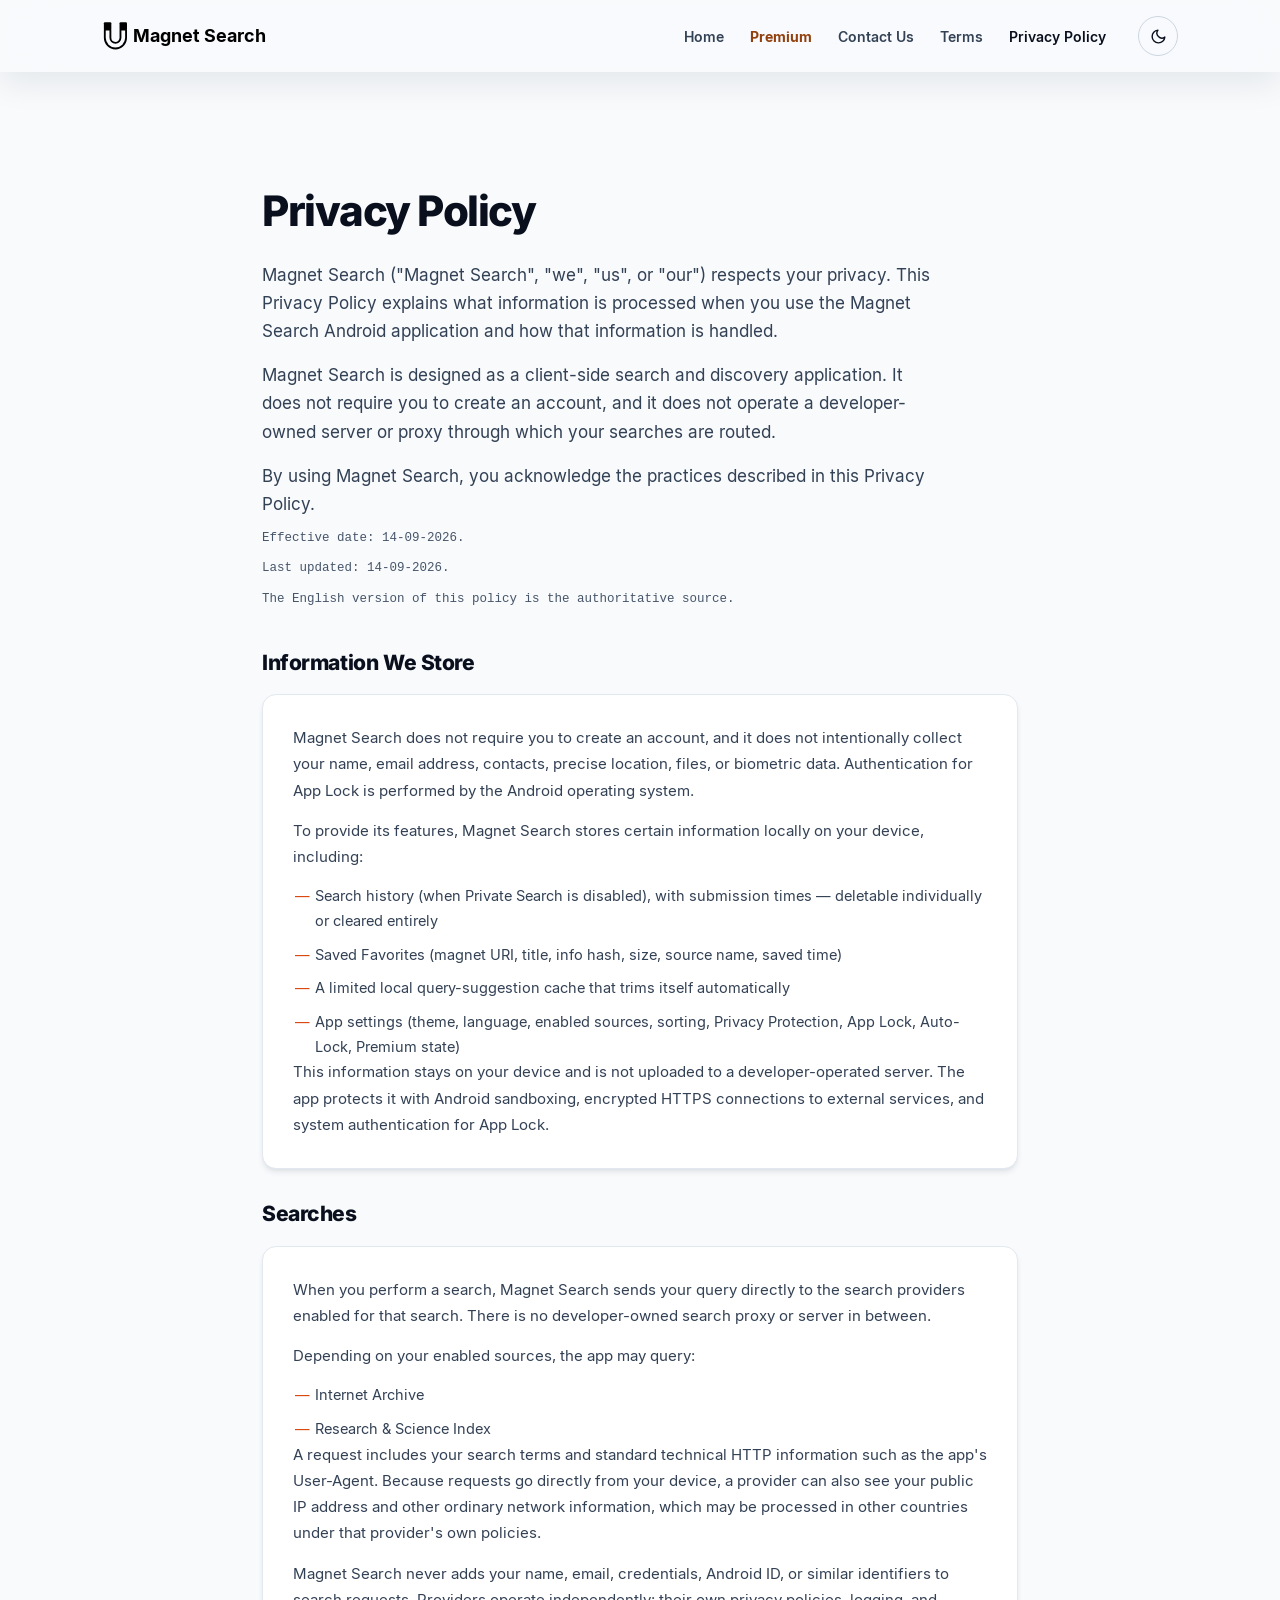
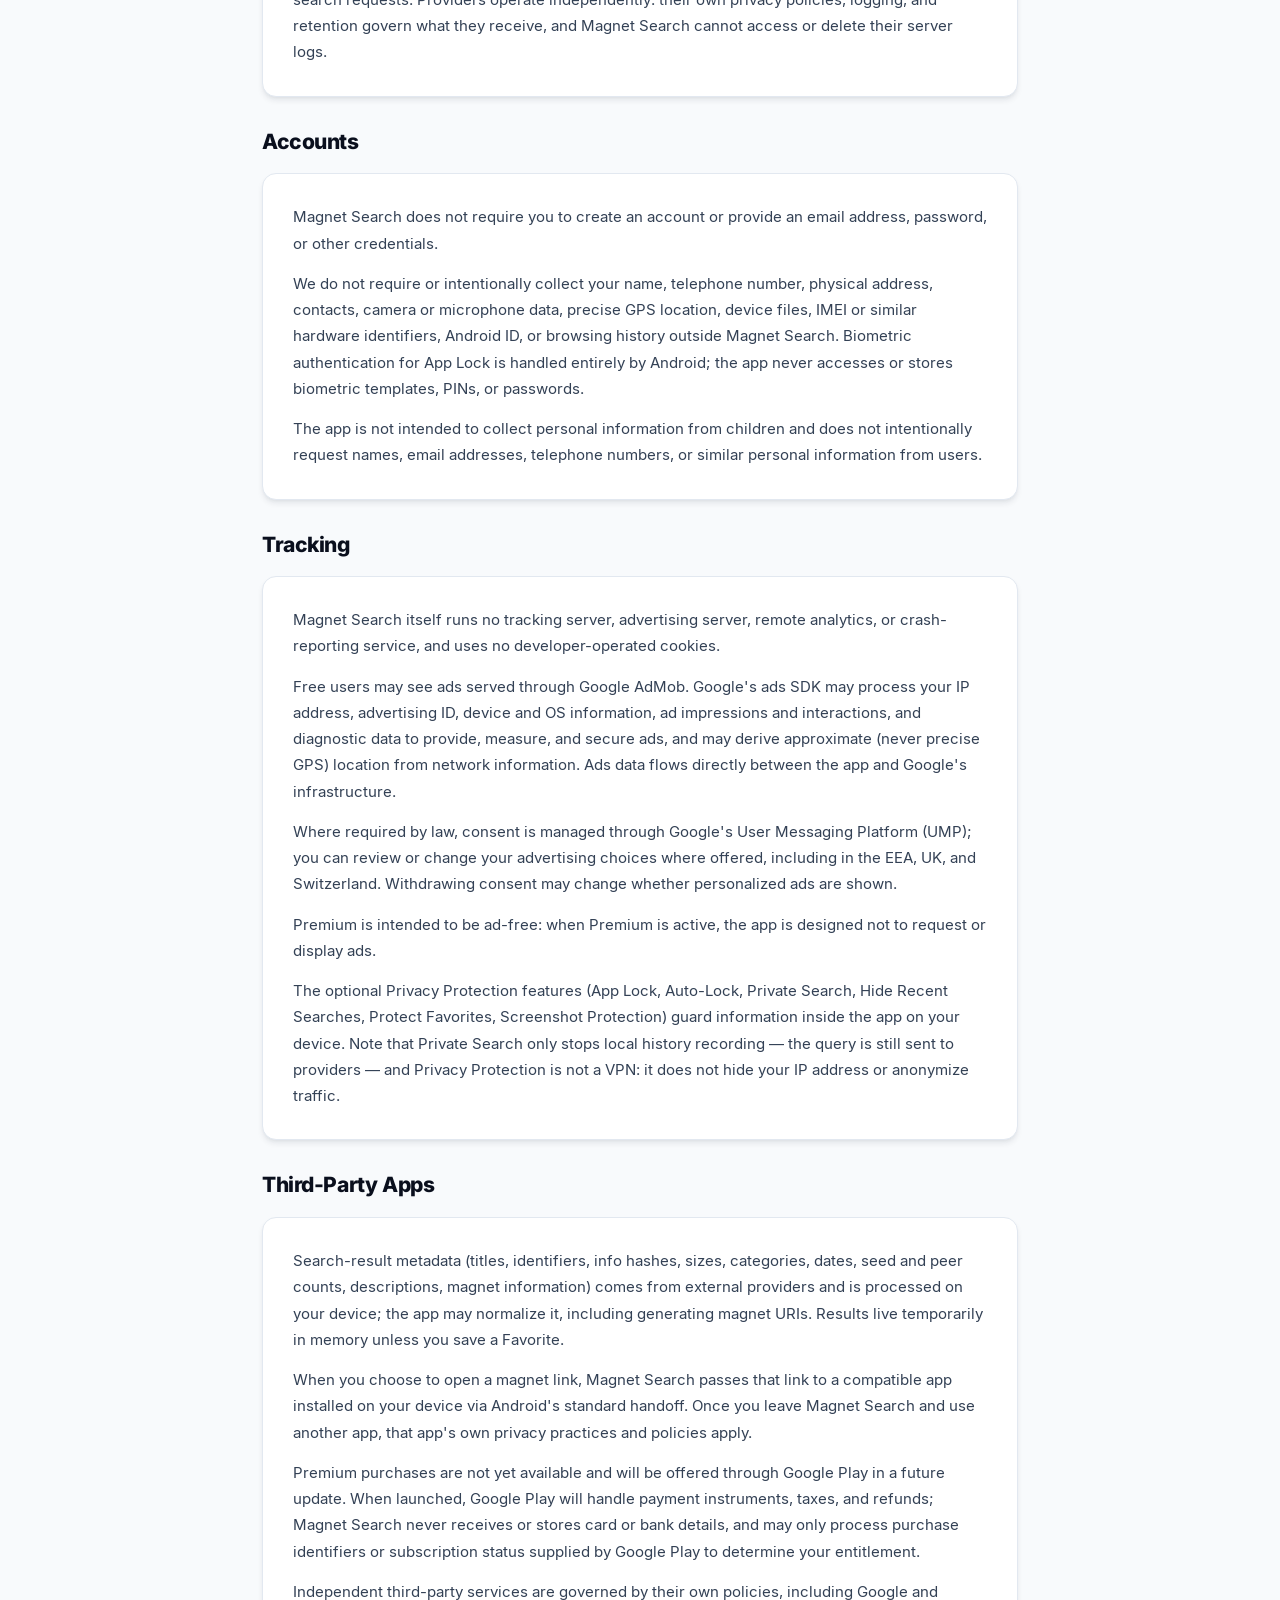
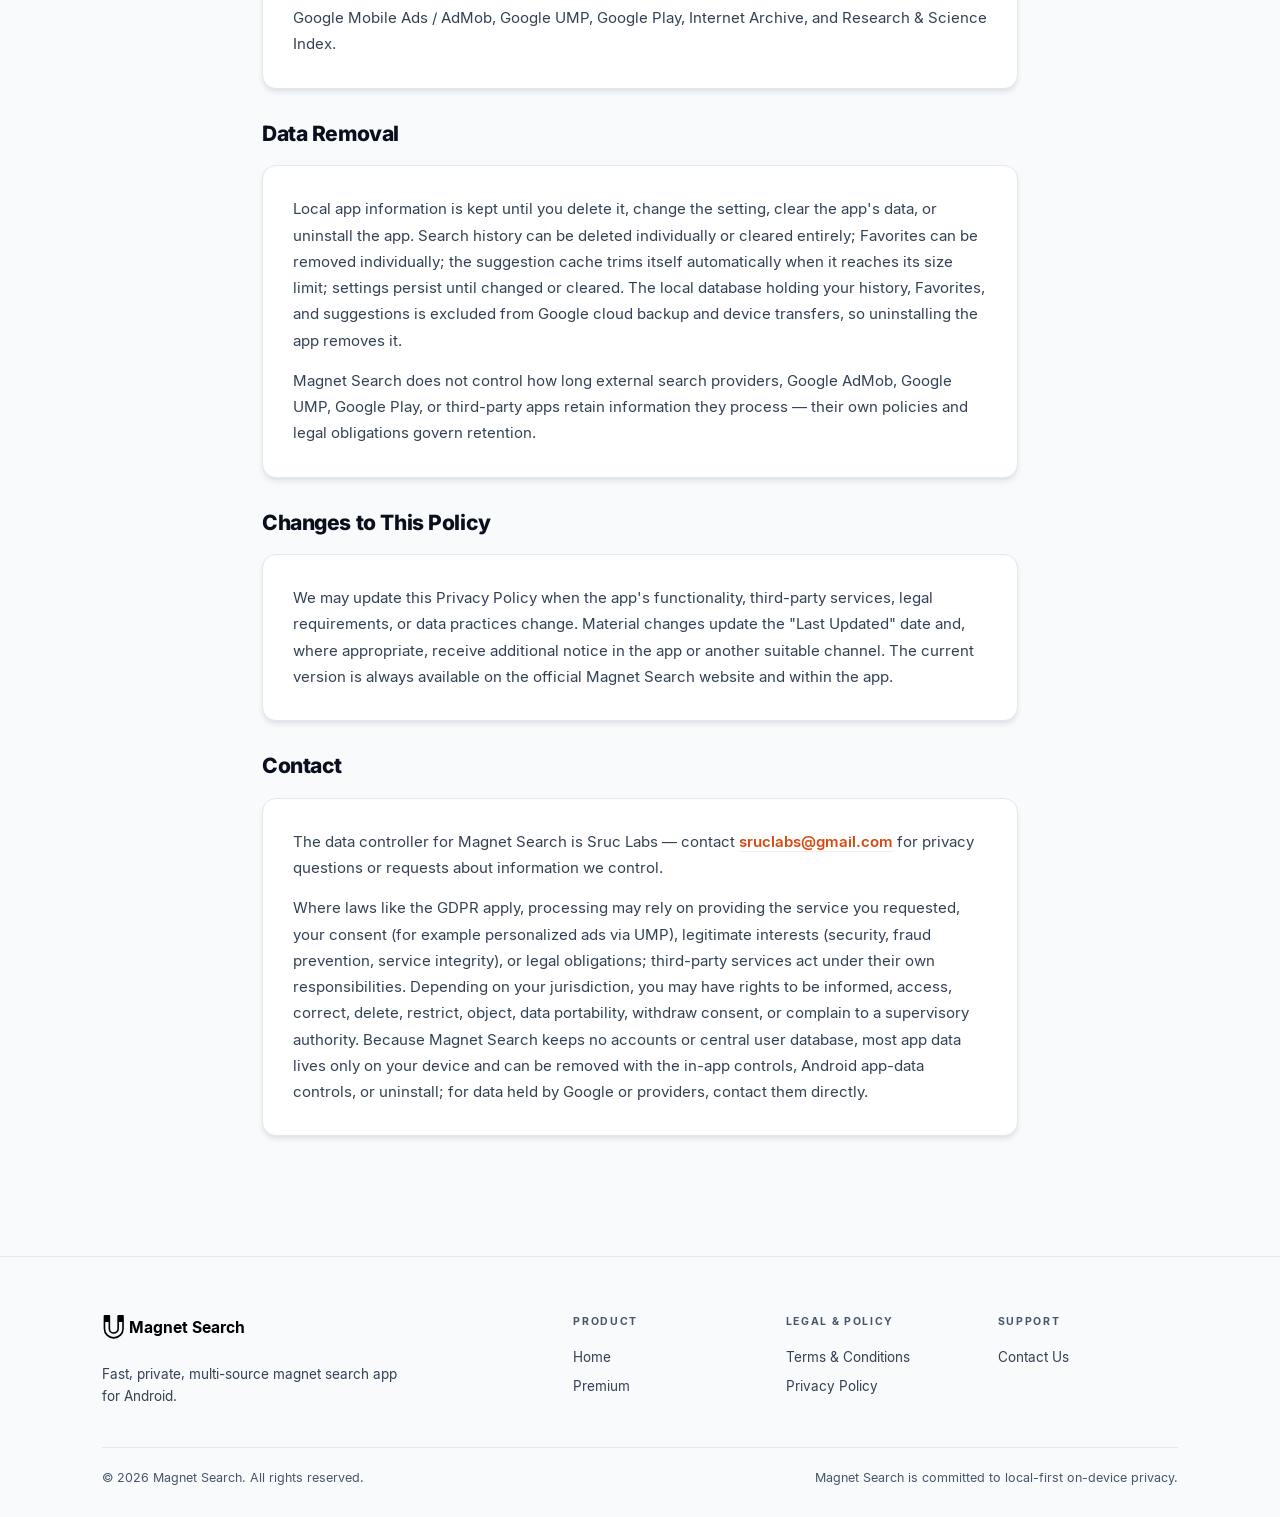
<file: privacy/index.html>
<!DOCTYPE html>
<html lang="en">
<head>
  <meta charset="UTF-8">
  <meta name="viewport" content="width=device-width, initial-scale=1.0">
  <title>Privacy Policy — Magnet Search</title>
  <meta name="description" content="Official Privacy Policy for Magnet Search. Magnet Search is designed to keep your searches and preferences on your device wherever possible.">
  <link rel="icon" type="image/svg+xml" href="../assets/brand/favicon.svg?v=4">
  <link rel="apple-touch-icon" href="../assets/brand/apple-touch-icon.png?v=4">

  <link rel="stylesheet" href="../css/style.css?v=53">
  <meta name="theme-color" content="#08090A">
  <meta property="og:type" content="website">
  <meta property="og:site_name" content="Magnet Search">
  <meta property="og:title" content="Privacy Policy — Magnet Search">
  <meta property="og:description" content="Official Privacy Policy for Magnet Search. Magnet Search is designed to keep your searches and preferences on your device wherever possible.">
  <meta property="og:url" content="https://sruclabs.studio/magnetsearch/privacy/">
  <meta name="twitter:card" content="summary">
  <meta name="twitter:title" content="Privacy Policy — Magnet Search">
  <meta name="twitter:description" content="How Magnet Search keeps your searches and preferences on your device.">
  <!-- TODO: add og:image + twitter:image (1200x630 PNG at assets/brand/og-cover.png) once exported -->
  <noscript><style>.reveal{opacity:1 !important;transform:none !important;}</style></noscript>
</head>
<body class="page-legal">
  <a class="skip-link" href="#main">Skip to content</a>
  <!-- Header -->
  <header class="site-header">
    <div class="container">
      <a href="../" class="brand" aria-label="Magnet Search Home">
        <img src="../assets/brand/lockup-white.svg?v=4" alt="" class="brand-lockup brand-icon--for-dark" width="166" height="32">
        <img src="../assets/brand/lockup-black.svg?v=4" alt="" class="brand-lockup brand-icon--for-light" width="166" height="32">
      </a>

      <!-- Desktop Nav -->
      <nav aria-label="Main Navigation">
        <ul class="nav-menu">
          <li><a href="../" class="nav-link">Home</a></li>
          <li><a href="../premium/" class="nav-link nav-link-premium">Premium</a></li>
          <li><a href="../contact/" class="nav-link">Contact Us</a></li>
          <li><a href="../terms/" class="nav-link">Terms</a></li>
          <li><a href="../privacy/" class="nav-link active">Privacy Policy</a></li>
        </ul>
      </nav>

      <!-- Header Controls: Theme Switch & Mobile Menu Toggle -->
      <div class="header-actions">
        <button class="theme-toggle-btn" aria-label="Switch to light theme" title="Toggle theme">
          <!-- Sun Icon (shown in dark mode to switch to light) -->
          <svg class="theme-icon-dark" viewBox="0 0 24 24" fill="none" stroke="currentColor" stroke-width="2" stroke-linecap="round" stroke-linejoin="round">
            <circle cx="12" cy="12" r="5"></circle>
            <line x1="12" y1="1" x2="12" y2="3"></line>
            <line x1="12" y1="21" x2="12" y2="23"></line>
            <line x1="4.22" y1="4.22" x2="5.64" y2="5.64"></line>
            <line x1="18.36" y1="18.36" x2="19.78" y2="19.78"></line>
            <line x1="1" y1="12" x2="3" y2="12"></line>
            <line x1="21" y1="12" x2="23" y2="12"></line>
            <line x1="4.22" y1="19.78" x2="5.64" y2="18.36"></line>
            <line x1="18.36" y1="5.64" x2="19.78" y2="4.22"></line>
          </svg>
          <!-- Moon Icon (shown in light mode to switch to dark) -->
          <svg class="theme-icon-light" viewBox="0 0 24 24" fill="none" stroke="currentColor" stroke-width="2" stroke-linecap="round" stroke-linejoin="round">
            <path d="M21 12.79A9 9 0 1 1 11.21 3 7 7 0 0 0 21 12.79z"></path>
          </svg>
        </button>

        <!-- Mobile Nav Toggle -->
        <button class="mobile-nav-toggle" aria-expanded="false" aria-label="Open navigation menu">
          <svg xmlns="http://www.w3.org/2000/svg" viewBox="0 0 24 24" fill="none" stroke="currentColor" stroke-width="2" stroke-linecap="round" stroke-linejoin="round">
            <line x1="3" y1="12" x2="21" y2="12"></line>
            <line x1="3" y1="6" x2="21" y2="6"></line>
            <line x1="3" y1="18" x2="21" y2="18"></line>
          </svg>
        </button>
      </div>
    </div>
  </header>

  <!-- Mobile Drawer -->
  <div class="mobile-nav-drawer" aria-label="Mobile Navigation">
    <div class="container">
      <a href="../" class="nav-link">Home</a>
      <a href="../premium/" class="nav-link nav-link-premium">Premium</a>
      <a href="../contact/" class="nav-link">Contact Us</a>
      <a href="../terms/" class="nav-link">Terms</a>
      <a href="../privacy/" class="nav-link active">Privacy Policy</a>
    </div>
  </div>

  <main id="main">
    <div class="container container-narrow">
      <header class="page-header">
        <h1 class="page-title">Privacy Policy</h1>
        <p class="lead">Magnet Search ("Magnet Search", "we", "us", or "our") respects your privacy. This Privacy Policy explains what information is processed when you use the Magnet Search Android application and how that information is handled.</p>
        <p class="lead">Magnet Search is designed as a client-side search and discovery application. It does not require you to create an account, and it does not operate a developer-owned server or proxy through which your searches are routed.</p>
        <p class="lead">By using Magnet Search, you acknowledge the practices described in this Privacy Policy.</p>
        <p class="legal-note">Effective date: 14-09-2026.</p>
        <p class="legal-note">Last updated: 14-09-2026.</p>
        <p class="legal-note">The English version of this policy is the authoritative source.</p>
      </header>

      <!-- Information We Store -->
      <section class="legal-section">
        <h2 class="legal-section-title">Information We Store</h2>
        <div class="legal-card">
          <p>Magnet Search does not require you to create an account, and it does not intentionally collect your name, email address, contacts, precise location, files, or biometric data. Authentication for App Lock is performed by the Android operating system.</p>
          <p>To provide its features, Magnet Search stores certain information locally on your device, including:</p>
          <ul>
            <li>Search history (when Private Search is disabled), with submission times — deletable individually or cleared entirely</li>
            <li>Saved Favorites (magnet URI, title, info hash, size, source name, saved time)</li>
            <li>A limited local query-suggestion cache that trims itself automatically</li>
            <li>App settings (theme, language, enabled sources, sorting, Privacy Protection, App Lock, Auto-Lock, Premium state)</li>
          </ul>
          <p>This information stays on your device and is not uploaded to a developer-operated server. The app protects it with Android sandboxing, encrypted HTTPS connections to external services, and system authentication for App Lock.</p>
        </div>
      </section>

      <!-- Searches -->
      <section class="legal-section">
        <h2 class="legal-section-title">Searches</h2>
        <div class="legal-card">
          <p>When you perform a search, Magnet Search sends your query directly to the search providers enabled for that search. There is no developer-owned search proxy or server in between.</p>
          <p>Depending on your enabled sources, the app may query:</p>
          <ul>
            <li>Internet Archive</li>
            <li>Research &amp; Science Index</li>
          </ul>
          <p>A request includes your search terms and standard technical HTTP information such as the app's User-Agent. Because requests go directly from your device, a provider can also see your public IP address and other ordinary network information, which may be processed in other countries under that provider's own policies.</p>
          <p>Magnet Search never adds your name, email, credentials, Android ID, or similar identifiers to search requests. Providers operate independently: their own privacy policies, logging, and retention govern what they receive, and Magnet Search cannot access or delete their server logs.</p>
        </div>
      </section>

      <!-- Accounts -->
      <section class="legal-section">
        <h2 class="legal-section-title">Accounts</h2>
        <div class="legal-card">
          <p>Magnet Search does not require you to create an account or provide an email address, password, or other credentials.</p>
          <p>We do not require or intentionally collect your name, telephone number, physical address, contacts, camera or microphone data, precise GPS location, device files, IMEI or similar hardware identifiers, Android ID, or browsing history outside Magnet Search. Biometric authentication for App Lock is handled entirely by Android; the app never accesses or stores biometric templates, PINs, or passwords.</p>
          <p>The app is not intended to collect personal information from children and does not intentionally request names, email addresses, telephone numbers, or similar personal information from users.</p>
        </div>
      </section>

      <!-- Tracking -->
      <section class="legal-section">
        <h2 class="legal-section-title">Tracking</h2>
        <div class="legal-card">
          <p>Magnet Search itself runs no tracking server, advertising server, remote analytics, or crash-reporting service, and uses no developer-operated cookies.</p>
          <p>Free users may see ads served through Google AdMob. Google's ads SDK may process your IP address, advertising ID, device and OS information, ad impressions and interactions, and diagnostic data to provide, measure, and secure ads, and may derive approximate (never precise GPS) location from network information. Ads data flows directly between the app and Google's infrastructure.</p>
          <p>Where required by law, consent is managed through Google's User Messaging Platform (UMP); you can review or change your advertising choices where offered, including in the EEA, UK, and Switzerland. Withdrawing consent may change whether personalized ads are shown.</p>
          <p>Premium is intended to be ad-free: when Premium is active, the app is designed not to request or display ads.</p>
          <p>The optional Privacy Protection features (App Lock, Auto-Lock, Private Search, Hide Recent Searches, Protect Favorites, Screenshot Protection) guard information inside the app on your device. Note that Private Search only stops local history recording — the query is still sent to providers — and Privacy Protection is not a VPN: it does not hide your IP address or anonymize traffic.</p>
        </div>
      </section>

      <!-- Third-Party Apps -->
      <section class="legal-section">
        <h2 class="legal-section-title">Third-Party Apps</h2>
        <div class="legal-card">
          <p>Search-result metadata (titles, identifiers, info hashes, sizes, categories, dates, seed and peer counts, descriptions, magnet information) comes from external providers and is processed on your device; the app may normalize it, including generating magnet URIs. Results live temporarily in memory unless you save a Favorite.</p>
          <p>When you choose to open a magnet link, Magnet Search passes that link to a compatible app installed on your device via Android's standard handoff. Once you leave Magnet Search and use another app, that app's own privacy practices and policies apply.</p>
          <p>Premium purchases are not yet available and will be offered through Google Play in a future update. When launched, Google Play will handle payment instruments, taxes, and refunds; Magnet Search never receives or stores card or bank details, and may only process purchase identifiers or subscription status supplied by Google Play to determine your entitlement.</p>
          <p>Independent third-party services are governed by their own policies, including Google and Google Mobile Ads / AdMob, Google UMP, Google Play, Internet Archive, and Research &amp; Science Index.</p>
        </div>
      </section>

      <!-- Data Removal -->
      <section class="legal-section">
        <h2 class="legal-section-title">Data Removal</h2>
        <div class="legal-card">
          <p>Local app information is kept until you delete it, change the setting, clear the app's data, or uninstall the app. Search history can be deleted individually or cleared entirely; Favorites can be removed individually; the suggestion cache trims itself automatically when it reaches its size limit; settings persist until changed or cleared. The local database holding your history, Favorites, and suggestions is excluded from Google cloud backup and device transfers, so uninstalling the app removes it.</p>
          <p>Magnet Search does not control how long external search providers, Google AdMob, Google UMP, Google Play, or third-party apps retain information they process — their own policies and legal obligations govern retention.</p>
        </div>
      </section>

      <!-- Changes to This Policy -->
      <section class="legal-section">
        <h2 class="legal-section-title">Changes to This Policy</h2>
        <div class="legal-card">
          <p>We may update this Privacy Policy when the app's functionality, third-party services, legal requirements, or data practices change. Material changes update the "Last Updated" date and, where appropriate, receive additional notice in the app or another suitable channel. The current version is always available on the official Magnet Search website and within the app.</p>
        </div>
      </section>

      <!-- Contact -->
      <section class="legal-section section-closer">
        <h2 class="legal-section-title">Contact</h2>
        <div class="legal-card">
          <p>The data controller for Magnet Search is Sruc Labs — contact <a href="mailto:sruclabs@gmail.com">sruclabs@gmail.com</a> for privacy questions or requests about information we control.</p>
          <p>Where laws like the GDPR apply, processing may rely on providing the service you requested, your consent (for example personalized ads via UMP), legitimate interests (security, fraud prevention, service integrity), or legal obligations; third-party services act under their own responsibilities. Depending on your jurisdiction, you may have rights to be informed, access, correct, delete, restrict, object, data portability, withdraw consent, or complain to a supervisory authority. Because Magnet Search keeps no accounts or central user database, most app data lives only on your device and can be removed with the in-app controls, Android app-data controls, or uninstall; for data held by Google or providers, contact them directly.</p>
        </div>
      </section>

    </div>
  </main>

  <!-- Footer -->
  <footer class="site-footer">
    <div class="container">
      <div class="footer-top">
        <div class="footer-brand">
          <a href="../" class="brand">
            <img src="../assets/brand/lockup-white.svg?v=4" alt="" class="brand-lockup brand-icon--for-dark" width="145" height="28">
            <img src="../assets/brand/lockup-black.svg?v=4" alt="" class="brand-lockup brand-icon--for-light" width="145" height="28">
          </a>
          <p>Fast, private, multi-source magnet search app for Android.</p>
        </div>

        <div class="footer-nav">
          <div class="footer-col">
            <span class="footer-col-title">Product</span>
            <a href="../" class="footer-link">Home</a>
            <a href="../premium/" class="footer-link">Premium</a>
          </div>
          <div class="footer-col">
            <span class="footer-col-title">Legal &amp; Policy</span>
            <a href="../terms/" class="footer-link">Terms &amp; Conditions</a>
            <a href="../privacy/" class="footer-link">Privacy Policy</a>
          </div>
          <div class="footer-col">
            <span class="footer-col-title">Support</span>
            <a href="../contact/" class="footer-link">Contact Us</a>
          </div>
        </div>
      </div>

      <div class="footer-bottom">
        <div>&copy; 2026 Magnet Search. All rights reserved.</div>
        <div>Magnet Search is committed to local-first on-device privacy.</div>
      </div>
    </div>
  </footer>

  <button class="to-top-btn" type="button" aria-label="Back to top" title="Back to top">
    <svg viewBox="0 0 24 24" fill="none" stroke="currentColor" stroke-width="2" stroke-linecap="round" stroke-linejoin="round" aria-hidden="true">
      <line x1="12" y1="19" x2="12" y2="5"></line>
      <polyline points="5 12 12 5 19 12"></polyline>
    </svg>
  </button>

  <script src="../js/main.js?v=9"></script>
</body>
</html>
</file>
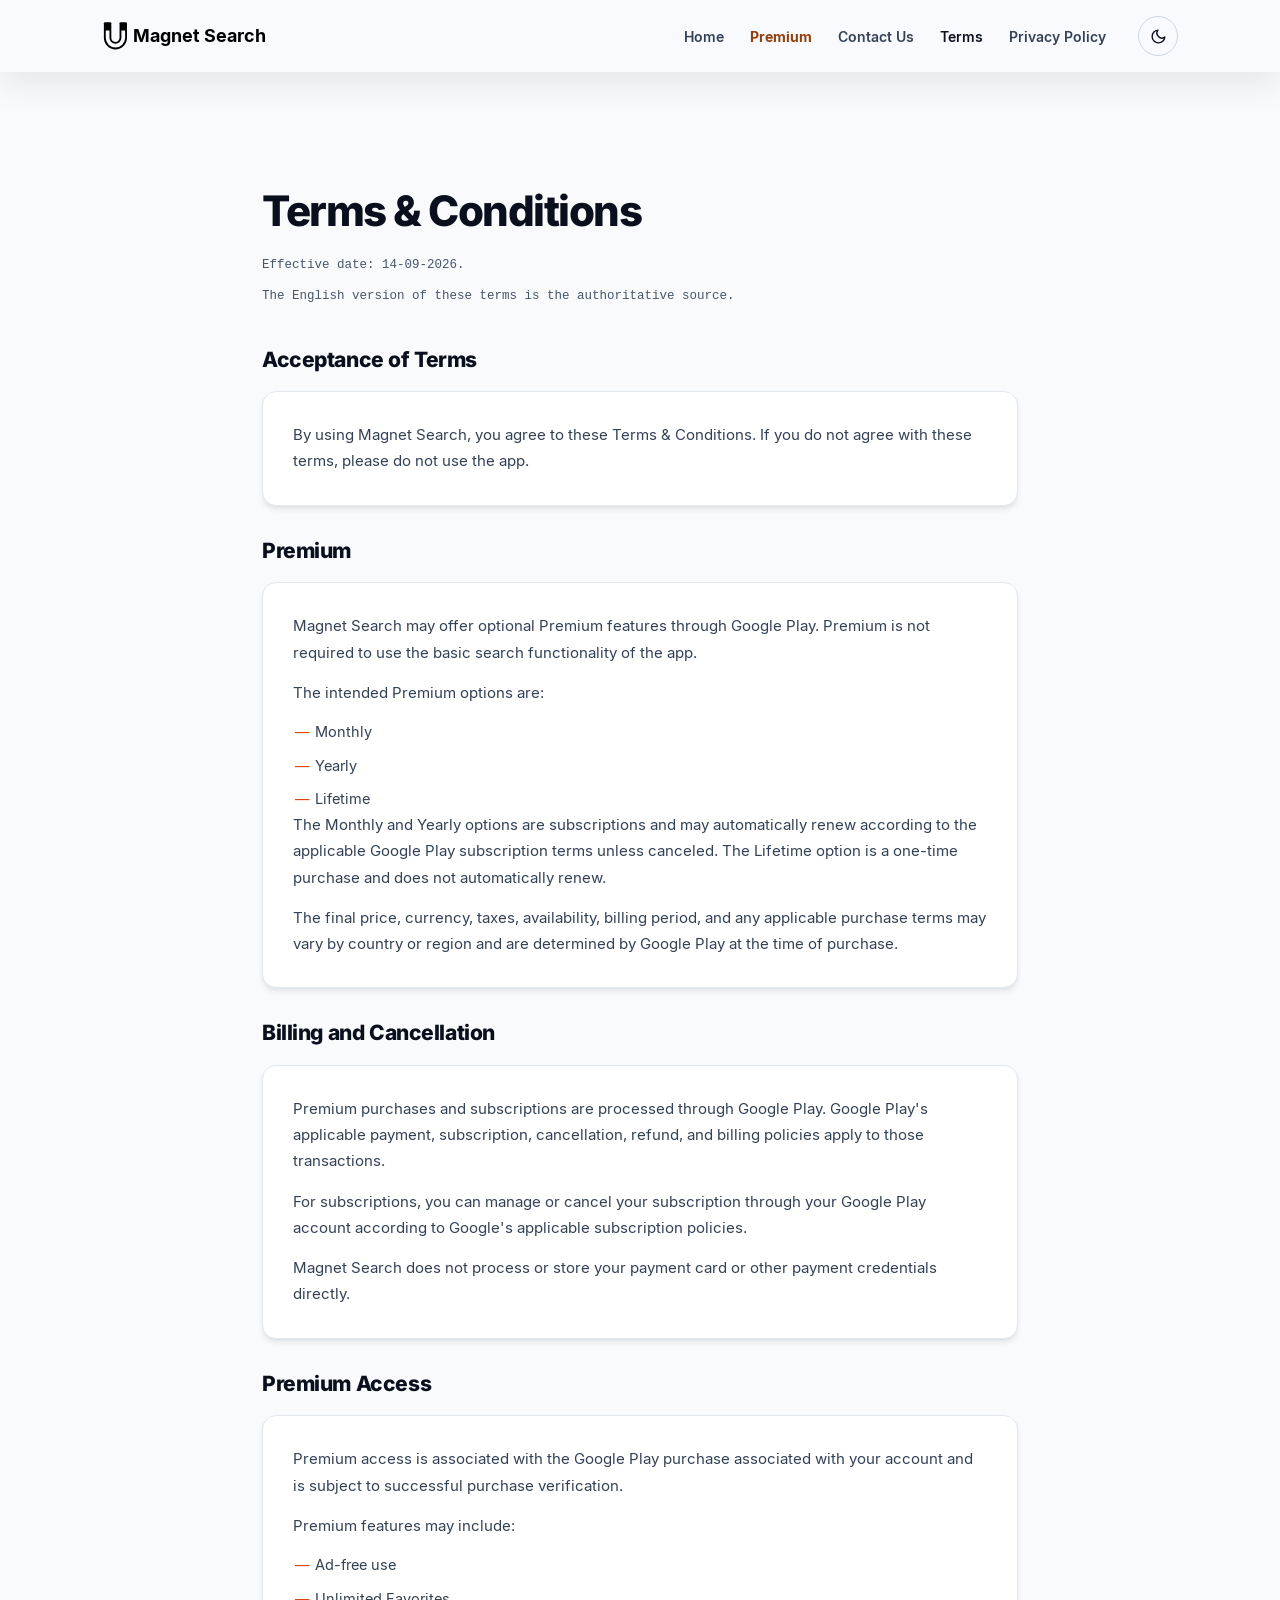
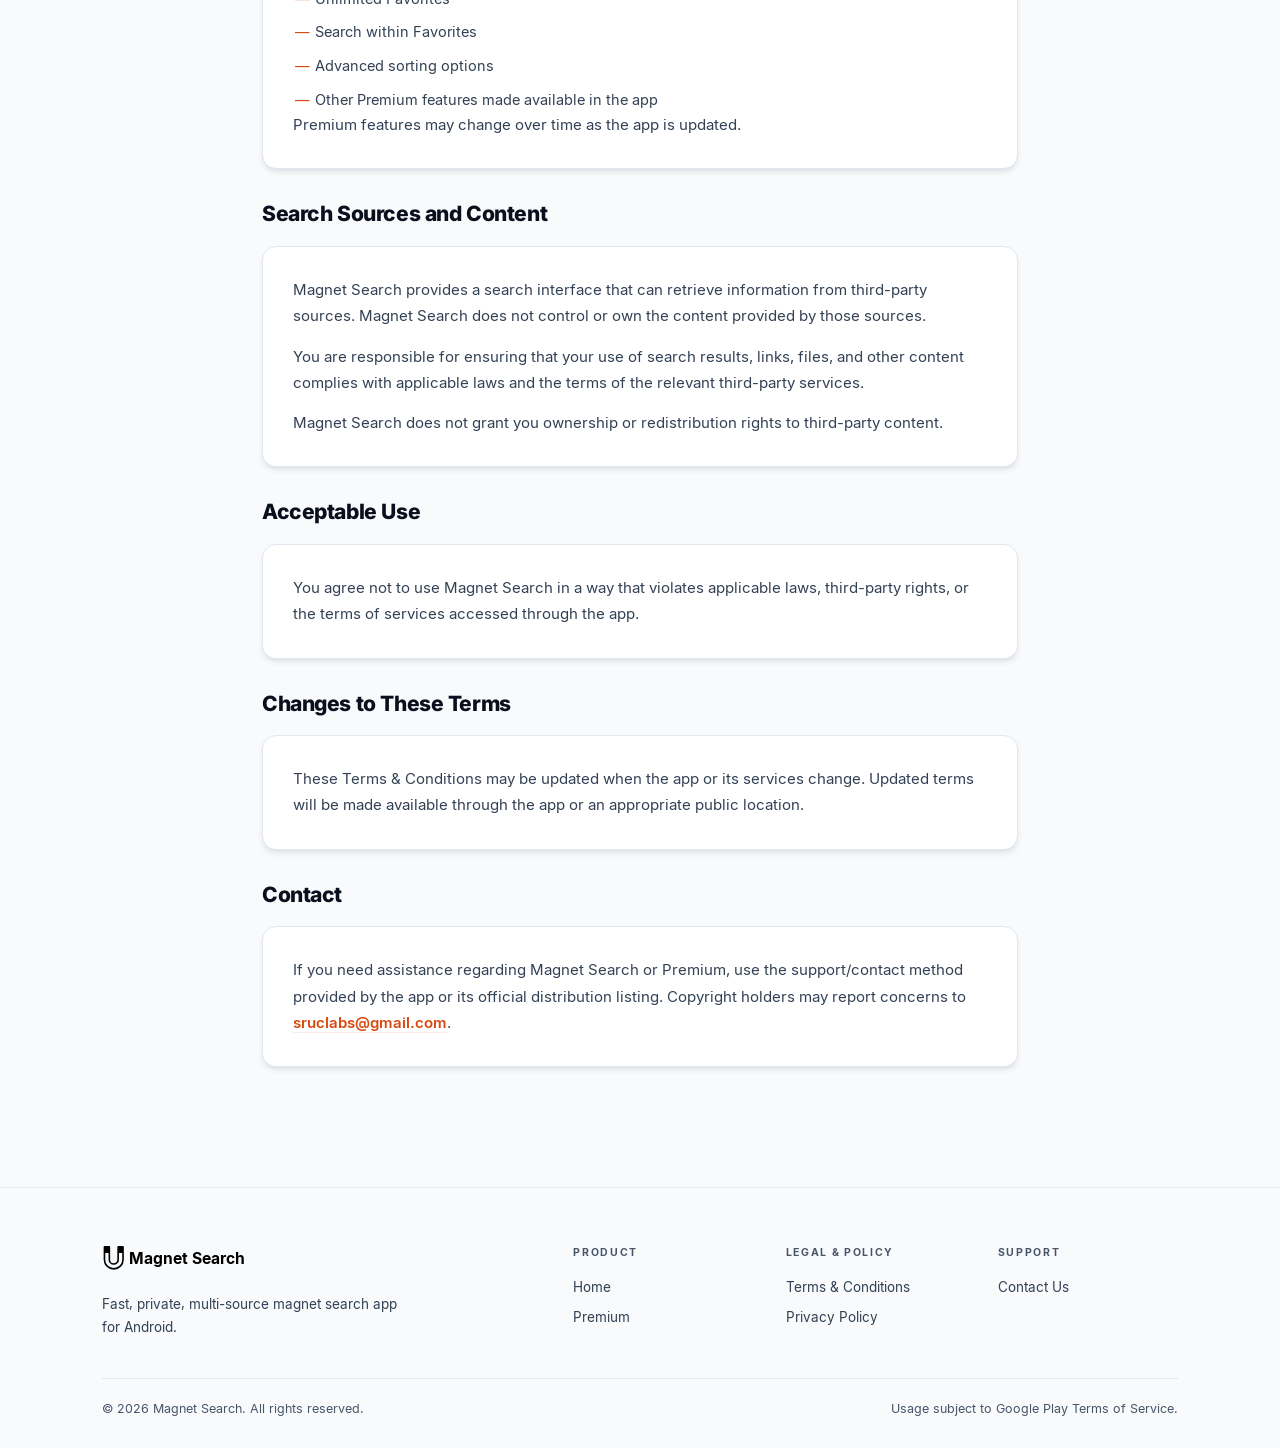
<file: terms/index.html>
<!DOCTYPE html>
<html lang="en">
<head>
  <meta charset="UTF-8">
  <meta name="viewport" content="width=device-width, initial-scale=1.0">
  <title>Terms &amp; Conditions — Magnet Search</title>
  <meta name="description" content="Terms &amp; Conditions for Magnet Search. Usage guidelines, billing policies, search sources, and acceptable use terms.">
  <link rel="icon" type="image/svg+xml" href="../assets/brand/favicon.svg?v=4">
  <link rel="apple-touch-icon" href="../assets/brand/apple-touch-icon.png?v=4">

  <link rel="stylesheet" href="../css/style.css?v=53">
  <meta name="theme-color" content="#08090A">
  <meta property="og:type" content="website">
  <meta property="og:site_name" content="Magnet Search">
  <meta property="og:title" content="Terms &amp; Conditions — Magnet Search">
  <meta property="og:description" content="Terms &amp; Conditions for Magnet Search. Usage guidelines, billing policies, search sources, and acceptable use terms.">
  <meta property="og:url" content="https://sruclabs.studio/magnetsearch/terms/">
  <meta name="twitter:card" content="summary">
  <meta name="twitter:title" content="Terms &amp; Conditions — Magnet Search">
  <meta name="twitter:description" content="Terms &amp; Conditions for Magnet Search: usage, billing, and acceptable use.">
  <!-- TODO: add og:image + twitter:image (1200x630 PNG at assets/brand/og-cover.png) once exported -->
  <noscript><style>.reveal{opacity:1 !important;transform:none !important;}</style></noscript>
</head>
<body class="page-legal">
  <a class="skip-link" href="#main">Skip to content</a>
  <!-- Header -->
  <header class="site-header">
    <div class="container">
      <a href="../" class="brand" aria-label="Magnet Search Home">
        <img src="../assets/brand/lockup-white.svg?v=4" alt="" class="brand-lockup brand-icon--for-dark" width="166" height="32">
        <img src="../assets/brand/lockup-black.svg?v=4" alt="" class="brand-lockup brand-icon--for-light" width="166" height="32">
      </a>

      <!-- Desktop Nav -->
      <nav aria-label="Main Navigation">
        <ul class="nav-menu">
          <li><a href="../" class="nav-link">Home</a></li>
          <li><a href="../premium/" class="nav-link nav-link-premium">Premium</a></li>
          <li><a href="../contact/" class="nav-link">Contact Us</a></li>
          <li><a href="../terms/" class="nav-link active">Terms</a></li>
          <li><a href="../privacy/" class="nav-link">Privacy Policy</a></li>
        </ul>
      </nav>

      <!-- Header Controls: Theme Switch & Mobile Menu Toggle -->
      <div class="header-actions">
        <button class="theme-toggle-btn" aria-label="Switch to light theme" title="Toggle theme">
          <!-- Sun Icon (shown in dark mode to switch to light) -->
          <svg class="theme-icon-dark" viewBox="0 0 24 24" fill="none" stroke="currentColor" stroke-width="2" stroke-linecap="round" stroke-linejoin="round">
            <circle cx="12" cy="12" r="5"></circle>
            <line x1="12" y1="1" x2="12" y2="3"></line>
            <line x1="12" y1="21" x2="12" y2="23"></line>
            <line x1="4.22" y1="4.22" x2="5.64" y2="5.64"></line>
            <line x1="18.36" y1="18.36" x2="19.78" y2="19.78"></line>
            <line x1="21" y1="12" x2="23" y2="12"></line>
            <line x1="4.22" y1="19.78" x2="5.64" y2="18.36"></line>
            <line x1="18.36" y1="5.64" x2="19.78" y2="4.22"></line>
          </svg>
          <!-- Moon Icon (shown in light mode to switch to dark) -->
          <svg class="theme-icon-light" viewBox="0 0 24 24" fill="none" stroke="currentColor" stroke-width="2" stroke-linecap="round" stroke-linejoin="round">
            <path d="M21 12.79A9 9 0 1 1 11.21 3 7 7 0 0 0 21 12.79z"></path>
          </svg>
        </button>

        <!-- Mobile Nav Toggle -->
        <button class="mobile-nav-toggle" aria-expanded="false" aria-label="Open navigation menu">
          <svg xmlns="http://www.w3.org/2000/svg" viewBox="0 0 24 24" fill="none" stroke="currentColor" stroke-width="2" stroke-linecap="round" stroke-linejoin="round">
            <line x1="3" y1="12" x2="21" y2="12"></line>
            <line x1="3" y1="6" x2="21" y2="6"></line>
            <line x1="3" y1="18" x2="21" y2="18"></line>
          </svg>
        </button>
      </div>
    </div>
  </header>

  <!-- Mobile Drawer -->
  <div class="mobile-nav-drawer" aria-label="Mobile Navigation">
    <div class="container">
      <a href="../" class="nav-link">Home</a>
      <a href="../premium/" class="nav-link nav-link-premium">Premium</a>
      <a href="../contact/" class="nav-link">Contact Us</a>
      <a href="../terms/" class="nav-link active">Terms</a>
      <a href="../privacy/" class="nav-link">Privacy Policy</a>
    </div>
  </div>

  <main id="main">
    <div class="container container-narrow">
      <header class="page-header">
        <h1 class="page-title">Terms &amp; Conditions</h1>
        <p class="legal-note">Effective date: 14-09-2026.</p>
        <p class="legal-note">The English version of these terms is the authoritative source.</p>
      </header>

      <!-- Acceptance of Terms -->
      <section class="legal-section">
        <h2 class="legal-section-title">Acceptance of Terms</h2>
        <div class="legal-card">
          <p>By using Magnet Search, you agree to these Terms &amp; Conditions. If you do not agree with these terms, please do not use the app.</p>
        </div>
      </section>

      <!-- Premium -->
      <section class="legal-section">
        <h2 class="legal-section-title">Premium</h2>
        <div class="legal-card">
          <p>Magnet Search may offer optional Premium features through Google Play. Premium is not required to use the basic search functionality of the app.</p>
          <p>The intended Premium options are:</p>
          <ul>
            <li>Monthly</li>
            <li>Yearly</li>
            <li>Lifetime</li>
          </ul>
          <p>The Monthly and Yearly options are subscriptions and may automatically renew according to the applicable Google Play subscription terms unless canceled. The Lifetime option is a one-time purchase and does not automatically renew.</p>
          <p>The final price, currency, taxes, availability, billing period, and any applicable purchase terms may vary by country or region and are determined by Google Play at the time of purchase.</p>
        </div>
      </section>

      <!-- Billing and Cancellation -->
      <section class="legal-section">
        <h2 class="legal-section-title">Billing and Cancellation</h2>
        <div class="legal-card">
          <p>Premium purchases and subscriptions are processed through Google Play. Google Play's applicable payment, subscription, cancellation, refund, and billing policies apply to those transactions.</p>
          <p>For subscriptions, you can manage or cancel your subscription through your Google Play account according to Google's applicable subscription policies.</p>
          <p>Magnet Search does not process or store your payment card or other payment credentials directly.</p>
        </div>
      </section>

      <!-- Premium Access -->
      <section class="legal-section">
        <h2 class="legal-section-title">Premium Access</h2>
        <div class="legal-card">
          <p>Premium access is associated with the Google Play purchase associated with your account and is subject to successful purchase verification.</p>
          <p>Premium features may include:</p>
          <ul>
            <li>Ad-free use</li>
            <li>Unlimited Favorites</li>
            <li>Search within Favorites</li>
            <li>Advanced sorting options</li>
            <li>Other Premium features made available in the app</li>
          </ul>
          <p>Premium features may change over time as the app is updated.</p>
        </div>
      </section>

      <!-- Search Sources and Content -->
      <section class="legal-section">
        <h2 class="legal-section-title">Search Sources and Content</h2>
        <div class="legal-card">
          <p>Magnet Search provides a search interface that can retrieve information from third-party sources. Magnet Search does not control or own the content provided by those sources.</p>
          <p>You are responsible for ensuring that your use of search results, links, files, and other content complies with applicable laws and the terms of the relevant third-party services.</p>
          <p>Magnet Search does not grant you ownership or redistribution rights to third-party content.</p>
        </div>
      </section>

      <!-- Acceptable Use -->
      <section class="legal-section">
        <h2 class="legal-section-title">Acceptable Use</h2>
        <div class="legal-card">
          <p>You agree not to use Magnet Search in a way that violates applicable laws, third-party rights, or the terms of services accessed through the app.</p>
        </div>
      </section>

      <!-- Changes to These Terms -->
      <section class="legal-section">
        <h2 class="legal-section-title">Changes to These Terms</h2>
        <div class="legal-card">
          <p>These Terms &amp; Conditions may be updated when the app or its services change. Updated terms will be made available through the app or an appropriate public location.</p>
        </div>
      </section>

      <!-- Contact -->
      <section class="legal-section section-closer">
        <h2 class="legal-section-title">Contact</h2>
        <div class="legal-card">
          <p>If you need assistance regarding Magnet Search or Premium, use the support/contact method provided by the app or its official distribution listing. Copyright holders may report concerns to <a href="mailto:sruclabs@gmail.com">sruclabs@gmail.com</a>.</p>
        </div>
      </section>

    </div>
  </main>

  <!-- Footer -->
  <footer class="site-footer">
    <div class="container">
      <div class="footer-top">
        <div class="footer-brand">
          <a href="../" class="brand">
            <img src="../assets/brand/lockup-white.svg?v=4" alt="" class="brand-lockup brand-icon--for-dark" width="145" height="28">
            <img src="../assets/brand/lockup-black.svg?v=4" alt="" class="brand-lockup brand-icon--for-light" width="145" height="28">
          </a>
          <p>Fast, private, multi-source magnet search app for Android.</p>
        </div>

        <div class="footer-nav">
          <div class="footer-col">
            <span class="footer-col-title">Product</span>
            <a href="../" class="footer-link">Home</a>
            <a href="../premium/" class="footer-link">Premium</a>
          </div>
          <div class="footer-col">
            <span class="footer-col-title">Legal &amp; Policy</span>
            <a href="../terms/" class="footer-link">Terms &amp; Conditions</a>
            <a href="../privacy/" class="footer-link">Privacy Policy</a>
          </div>
          <div class="footer-col">
            <span class="footer-col-title">Support</span>
            <a href="../contact/" class="footer-link">Contact Us</a>
          </div>
        </div>
      </div>

      <div class="footer-bottom">
        <div>&copy; 2026 Magnet Search. All rights reserved.</div>
        <div>Usage subject to Google Play Terms of Service.</div>
      </div>
    </div>
  </footer>

  <button class="to-top-btn" type="button" aria-label="Back to top" title="Back to top">
    <svg viewBox="0 0 24 24" fill="none" stroke="currentColor" stroke-width="2" stroke-linecap="round" stroke-linejoin="round" aria-hidden="true">
      <line x1="12" y1="19" x2="12" y2="5"></line>
      <polyline points="5 12 12 5 19 12"></polyline>
    </svg>
  </button>

  <script src="../js/main.js?v=9"></script>
</body>
</html>
</file>
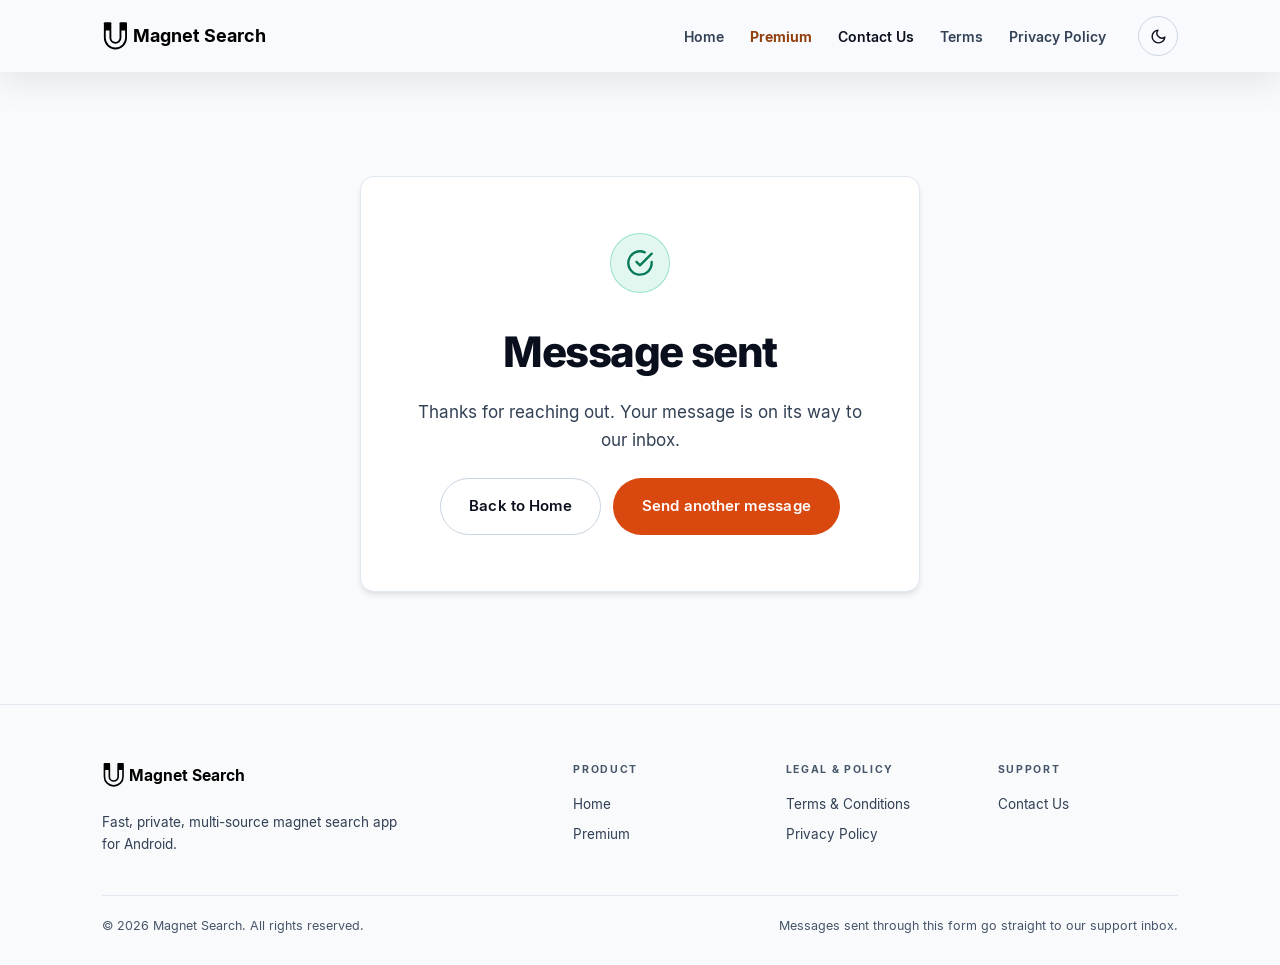
<file: contact/sent/index.html>
<!DOCTYPE html>
<html lang="en">
<head>
  <meta charset="UTF-8">
  <meta name="viewport" content="width=device-width, initial-scale=1.0">
  <title>Message sent — Magnet Search</title>
  <meta name="description" content="Your message to Magnet Search was sent successfully.">
  <link rel="icon" type="image/svg+xml" href="../../assets/brand/favicon.svg?v=4">
  <link rel="apple-touch-icon" href="../../assets/brand/apple-touch-icon.png?v=4">

  <link rel="stylesheet" href="../../css/style.css?v=53">
  <meta name="robots" content="noindex">
  <meta name="theme-color" content="#08090A">
  <meta property="og:type" content="website">
  <meta property="og:site_name" content="Magnet Search">
  <meta property="og:title" content="Message sent — Magnet Search">
  <meta property="og:description" content="Your message to Magnet Search was sent successfully.">
  <meta property="og:url" content="https://sruclabs.studio/magnetsearch/contact/sent/">
  <meta name="twitter:card" content="summary">
  <meta name="twitter:title" content="Message sent — Magnet Search">
  <meta name="twitter:description" content="Your message to Magnet Search was sent successfully.">
  <!-- TODO: add og:image + twitter:image (1200x630 PNG at assets/brand/og-cover.png) once exported -->
  <noscript><style>.reveal{opacity:1 !important;transform:none !important;}</style></noscript>
</head>
<body>
  <a class="skip-link" href="#main">Skip to content</a>
  <!-- Header -->
  <header class="site-header">
    <div class="container">
      <a href="../../" class="brand" aria-label="Magnet Search Home">
        <img src="../../assets/brand/lockup-white.svg?v=4" alt="" class="brand-lockup brand-icon--for-dark" width="166" height="32">
        <img src="../../assets/brand/lockup-black.svg?v=4" alt="" class="brand-lockup brand-icon--for-light" width="166" height="32">
      </a>

      <!-- Desktop Nav -->
      <nav aria-label="Main Navigation">
        <ul class="nav-menu">
          <li><a href="../../" class="nav-link">Home</a></li>
          <li><a href="../../premium/" class="nav-link nav-link-premium">Premium</a></li>
          <li><a href="../../contact/" class="nav-link active">Contact Us</a></li>
          <li><a href="../../terms/" class="nav-link">Terms</a></li>
          <li><a href="../../privacy/" class="nav-link">Privacy Policy</a></li>
        </ul>
      </nav>

      <!-- Header Controls: Theme Switch & Mobile Menu Toggle -->
      <div class="header-actions">
        <button class="theme-toggle-btn" aria-label="Switch to light theme" title="Toggle theme">
          <!-- Sun Icon (shown in dark mode to switch to light) -->
          <svg class="theme-icon-dark" viewBox="0 0 24 24" fill="none" stroke="currentColor" stroke-width="2" stroke-linecap="round" stroke-linejoin="round">
            <circle cx="12" cy="12" r="5"></circle>
            <line x1="12" y1="1" x2="12" y2="3"></line>
            <line x1="12" y1="21" x2="12" y2="23"></line>
            <line x1="4.22" y1="4.22" x2="5.64" y2="5.64"></line>
            <line x1="18.36" y1="18.36" x2="19.78" y2="19.78"></line>
            <line x1="1" y1="12" x2="3" y2="12"></line>
            <line x1="21" y1="12" x2="23" y2="12"></line>
            <line x1="4.22" y1="19.78" x2="5.64" y2="18.36"></line>
            <line x1="18.36" y1="5.64" x2="19.78" y2="4.22"></line>
          </svg>
          <!-- Moon Icon (shown in light mode to switch to dark) -->
          <svg class="theme-icon-light" viewBox="0 0 24 24" fill="none" stroke="currentColor" stroke-width="2" stroke-linecap="round" stroke-linejoin="round">
            <path d="M21 12.79A9 9 0 1 1 11.21 3 7 7 0 0 0 21 12.79z"></path>
          </svg>
        </button>

        <!-- Mobile Nav Toggle -->
        <button class="mobile-nav-toggle" aria-expanded="false" aria-label="Open navigation menu">
          <svg xmlns="http://www.w3.org/2000/svg" viewBox="0 0 24 24" fill="none" stroke="currentColor" stroke-width="2" stroke-linecap="round" stroke-linejoin="round">
            <line x1="3" y1="12" x2="21" y2="12"></line>
            <line x1="3" y1="6" x2="21" y2="6"></line>
            <line x1="3" y1="18" x2="21" y2="18"></line>
          </svg>
        </button>
      </div>
    </div>
  </header>

  <!-- Mobile Drawer -->
  <div class="mobile-nav-drawer" aria-label="Mobile Navigation">
    <div class="container">
      <a href="../../" class="nav-link">Home</a>
      <a href="../../premium/" class="nav-link nav-link-premium">Premium</a>
      <a href="../../contact/" class="nav-link active">Contact Us</a>
      <a href="../../terms/" class="nav-link">Terms</a>
      <a href="../../privacy/" class="nav-link">Privacy Policy</a>
    </div>
  </div>

  <main id="main">
    <div class="container container-narrow page-wrap">
      <div class="card center-block confirm-card">
        <div class="icon-box confirm-icon" aria-hidden="true">
          <svg viewBox="0 0 24 24" fill="none" stroke="currentColor" stroke-width="2" stroke-linecap="round" stroke-linejoin="round">
            <path d="M22 11.08V12a10 10 0 1 1-5.93-9.14"></path>
            <polyline points="22 4 12 14.01 9 11.01"></polyline>
          </svg>
        </div>
        <h1 class="page-title">Message sent</h1>
        <p class="lead confirm-lead">Thanks for reaching out. Your message is on its way to our inbox.</p>
        <div class="form-actions actions-center">
          <a href="../../" class="btn btn-secondary">Back to Home</a>
          <a href="../" class="btn btn-primary">Send another message</a>
        </div>
      </div>
    </div>
  </main>

  <!-- Footer -->
  <footer class="site-footer">
    <div class="container">
      <div class="footer-top">
        <div class="footer-brand">
          <a href="../../" class="brand">
            <img src="../../assets/brand/lockup-white.svg?v=4" alt="" class="brand-lockup brand-icon--for-dark" width="145" height="28">
            <img src="../../assets/brand/lockup-black.svg?v=4" alt="" class="brand-lockup brand-icon--for-light" width="145" height="28">
          </a>
          <p>Fast, private, multi-source magnet search app for Android.</p>
        </div>

        <div class="footer-nav">
          <div class="footer-col">
            <span class="footer-col-title">Product</span>
            <a href="../../" class="footer-link">Home</a>
            <a href="../../premium/" class="footer-link">Premium</a>
          </div>
          <div class="footer-col">
            <span class="footer-col-title">Legal &amp; Policy</span>
            <a href="../../terms/" class="footer-link">Terms &amp; Conditions</a>
            <a href="../../privacy/" class="footer-link">Privacy Policy</a>
          </div>
          <div class="footer-col">
            <span class="footer-col-title">Support</span>
            <a href="../../contact/" class="footer-link">Contact Us</a>
          </div>
        </div>
      </div>

      <div class="footer-bottom">
        <div>&copy; 2026 Magnet Search. All rights reserved.</div>
        <div>Messages sent through this form go straight to our support inbox.</div>
      </div>
    </div>
  </footer>

  <button class="to-top-btn" type="button" aria-label="Back to top" title="Back to top">
    <svg viewBox="0 0 24 24" fill="none" stroke="currentColor" stroke-width="2" stroke-linecap="round" stroke-linejoin="round" aria-hidden="true">
      <line x1="12" y1="19" x2="12" y2="5"></line>
      <polyline points="5 12 12 5 19 12"></polyline>
    </svg>
  </button>

  <script src="../../js/main.js?v=9"></script>
</body>
</html>
</file>
<file: css/style.css>
/* ============================================================
   MAGNET SEARCH — from scratch
   Brand: indigo #5E6AD2 on near-black #08090A, gold Premium suite,
   Inter, restrained radii. Dark-first with a full light theme.
   Single stylesheet. Plain CSS, no dependencies.
   ============================================================ */

/* ---------- Fonts (local, OFL — see assets/fonts/LICENSE.txt) ---------- */
@font-face {
  font-family: 'Inter';
  src: url('../assets/fonts/inter_regular.ttf?v=1') format('truetype');
  font-weight: 400; font-style: normal; font-display: swap;
}
@font-face {
  font-family: 'Inter';
  src: url('../assets/fonts/inter_medium.ttf?v=1') format('truetype');
  font-weight: 500; font-style: normal; font-display: swap;
}
@font-face {
  font-family: 'Inter';
  src: url('../assets/fonts/inter_semibold.ttf?v=1') format('truetype');
  font-weight: 600; font-style: normal; font-display: swap;
}
@font-face {
  font-family: 'Inter';
  src: url('../assets/fonts/inter_bold.ttf?v=1') format('truetype');
  font-weight: 700; font-style: normal; font-display: swap;
}
@font-face {
  font-family: 'Inter';
  src: url('../assets/fonts/inter_extra_bold.ttf?v=1') format('truetype');
  font-weight: 800; font-style: normal; font-display: swap;
}

/* ---------- Tokens ---------- */
:root {
  --primary: #5E6AD2;
  --primary-deep: #4B55AC;
  --primary-bright: #A5B4FC;
  --primary-soft: rgba(94, 106, 210, 0.12);
  --accent-hover: #828FFF;
  --seed: #10B981;
  --leech: #F59E0B;

  --bg: #08090A;
  --bg-raise: #0D0E10;
  --card: #141619;
  --card-raise: #181A1D;
  --card-deep: #111214;
  --ink: #F5F5F5;
  --muted: #8A8F98;
  --faint: #7A818C;

  --line: rgba(255, 255, 255, 0.14);
  --line-soft: rgba(255, 255, 255, 0.08);
  --grid: rgba(255, 255, 255, 0.055);

  --gold: #FFB300;
  --gold-text: #FBBF24;
  --gold-box: rgba(255, 179, 0, 0.10);
  --gold-line: rgba(255, 179, 0, 0.35);

  --header-bg: rgba(8, 9, 10, 0.72);
  --max: 1140px;
  --narrow: 820px;
  --gut: 32px;
  --nav-h: 72px;
  --sans: 'Inter', -apple-system, BlinkMacSystemFont, 'Segoe UI', Roboto, Helvetica, Arial, sans-serif;
  --mono: ui-monospace, SFMono-Regular, 'Roboto Mono', Menlo, Monaco, Consolas, monospace;
  --ease: cubic-bezier(0.22, 1, 0.36, 1);
  --shadow-card: 0 4px 16px -2px rgba(0, 0, 0, 0.45), 0 2px 6px -1px rgba(0, 0, 0, 0.3);
  --shadow-lift: 0 12px 28px -6px rgba(0, 0, 0, 0.6), 0 4px 10px -2px rgba(0, 0, 0, 0.35);
  color-scheme: dark;
}

[data-theme="light"] {
  --primary: #D9480F;
  --primary-deep: #BF360C;
  --primary-bright: #D9480F;
  --primary-soft: rgba(217, 72, 15, 0.10);
  --accent-hover: #EA580C;
  --seed: #047857;
  --leech: #B45309;

  --bg: #F8FAFC;
  --bg-raise: #EEF2F6;
  --card: #FFFFFF;
  --card-raise: #F1F5F9;
  --card-deep: #FFFFFF;
  --ink: #0A0F1D;
  --muted: #334155;
  --faint: #475569;

  --line: #CBD5E1;
  --line-soft: #E2E8F0;
  --grid: #E6ECF3;

  --gold: #D97706;
  --gold-text: #92400E;
  --gold-box: rgba(245, 158, 11, 0.14);
  --gold-line: rgba(217, 119, 6, 0.45);

  --header-bg: rgba(248, 250, 252, 0.72);
  --shadow-card: 0 4px 6px -1px rgba(15, 23, 42, 0.09), 0 2px 4px -2px rgba(15, 23, 42, 0.06);
  --shadow-lift: 0 14px 24px -6px rgba(15, 23, 42, 0.14), 0 4px 8px -2px rgba(15, 23, 42, 0.08);
  color-scheme: light;
}

/* ---------- Base ---------- */
*, *::before, *::after { box-sizing: border-box; margin: 0; padding: 0; -webkit-tap-highlight-color: transparent; }
html { -webkit-text-size-adjust: 100%; scroll-behavior: smooth; }
section[id], div[id] { scroll-margin-top: calc(var(--nav-h) + 16px); }
body {
  background: var(--bg);
  color: var(--ink);
  font-family: var(--sans);
  font-size: 16px;
  line-height: 1.65;
  -webkit-font-smoothing: antialiased;
  overflow-x: hidden;
  overflow-x: clip;
}
::selection { background: var(--primary); color: #fff; }
a { color: inherit; text-decoration: none; }
img, svg { display: block; max-width: 100%; }
:focus-visible { outline: 2px solid var(--accent-hover); outline-offset: 3px; }
.skip-link {
  position: absolute; left: 16px; top: -56px; z-index: 100;
  background: var(--primary); color: #fff; font-weight: 600; font-size: 14px;
  padding: 10px 20px; border-radius: 999px; transition: top 0.2s ease;
}
.skip-link:focus { top: 12px; }

.container { width: 100%; max-width: var(--max); margin-inline: auto; padding-inline: var(--gut); }
.container-narrow { max-width: var(--narrow); }
.center-block { margin-inline: auto; }

/* ---------- Header ---------- */
.site-header {
  position: sticky; top: 0; z-index: 50;
  background: var(--header-bg);
  backdrop-filter: blur(20px) saturate(1.4); -webkit-backdrop-filter: blur(20px) saturate(1.4);
  box-shadow: 0 12px 32px rgba(0, 0, 0, 0.28);
}
[data-theme="light"] .site-header { box-shadow: 0 12px 32px rgba(15, 23, 42, 0.08); }
.site-header .container {
  height: var(--nav-h);
  display: flex; align-items: center; gap: 32px;
}
.brand { display: inline-flex; align-items: center; flex: none; }
.brand-lockup { width: 166px; height: auto; }
.brand-icon--for-light { display: none; }
[data-theme="light"] .brand-icon--for-dark { display: none; }
[data-theme="light"] .brand-icon--for-light { display: block; }
.site-header nav { margin-left: auto; }
.nav-menu { display: flex; align-items: center; gap: 26px; list-style: none; }
.nav-link, .nav-link:visited { font-size: 14px; font-weight: 600; color: var(--muted); transition: color 0.2s ease; }
.nav-link:hover { color: var(--ink); }
.nav-link.active { color: var(--ink); }
.nav-link-premium, .nav-link-premium:visited { color: var(--gold-text); font-weight: 700; }
.header-actions { display: flex; align-items: center; gap: 12px; }
.theme-toggle-btn {
  display: inline-flex; align-items: center; justify-content: center;
  width: 40px; height: 40px; flex: none;
  border: 1px solid var(--line); border-radius: 50%;
  background: transparent; color: var(--ink); cursor: pointer;
  transition: transform 0.35s var(--ease), border-color 0.25s ease;
}
.theme-toggle-btn:hover { transform: translateY(-2px); border-color: var(--accent-hover); }
.theme-toggle-btn svg { width: 17px; height: 17px; }
.theme-icon-light { display: none; }
[data-theme="light"] .theme-icon-dark { display: none; }
[data-theme="light"] .theme-icon-light { display: block; }
.mobile-nav-toggle {
  display: none; align-items: center; justify-content: center;
  width: 42px; height: 42px; background: none; cursor: pointer;
  border: 1px solid var(--line); border-radius: 12px; color: var(--ink);
}
.mobile-nav-toggle svg { width: 20px; height: 20px; }
.mobile-nav-drawer {
  position: fixed; top: var(--nav-h); left: 0; right: 0; z-index: 49;
  display: flex; flex-direction: column;
  overflow: hidden; max-height: 0; opacity: 0; visibility: hidden; transform: translateY(-6px);
  background: var(--bg-raise);
  border-bottom: 1px solid var(--line-soft);
  transition: max-height 0.4s var(--ease), opacity 0.3s ease, transform 0.4s var(--ease), visibility 0s linear 0.4s;
}
.mobile-nav-drawer .container { display: flex; flex-direction: column; padding-top: 8px; padding-bottom: 16px; }
.mobile-nav-drawer a {
  padding: 13px 0; border-top: 1px solid var(--line-soft);
  font-weight: 600; font-size: 15px; color: var(--ink);
  opacity: 0; transform: translateY(4px);
  transition: opacity 0.3s ease, transform 0.35s var(--ease);
}
.mobile-nav-drawer a:visited { color: var(--ink); }
.mobile-nav-drawer.open { max-height: 460px; opacity: 1; visibility: visible; transform: none; overflow-y: auto; transition: max-height 0.4s var(--ease), opacity 0.3s ease, transform 0.4s var(--ease), visibility 0s; }
.mobile-nav-drawer.open a { opacity: 1; transform: none; }

/* ---------- Buttons ---------- */
.btn {
  display: inline-flex; align-items: center; gap: 10px;
  font-size: 15px; font-weight: 600; letter-spacing: 0.005em;
  padding: 15px 28px; border-radius: 999px; border: 1px solid transparent;
  cursor: pointer; white-space: nowrap;
  transition: transform 0.35s var(--ease), background 0.25s ease, box-shadow 0.35s ease, border-color 0.25s ease;
}
.btn svg { width: 17px; height: 17px; flex: none; }
.btn:hover { transform: translateY(-2px); }
.btn:active { transform: translateY(0) scale(0.99); transition-duration: 0.12s; }
.btn-primary { background: var(--primary); color: #fff; }
.btn-primary:hover { box-shadow: 0 14px 30px rgba(94, 106, 210, 0.4); }
[data-theme="light"] .btn-primary:hover { box-shadow: 0 14px 30px rgba(217, 72, 15, 0.3); }
.btn-secondary { border-color: var(--line); color: var(--ink); background: transparent; }
.btn-secondary:hover { border-color: var(--accent-hover); }
.btn-gold { background: var(--gold); color: #1A1206; }
[data-theme="light"] .btn-gold { color: #fff; }
.btn-gold:hover { box-shadow: 0 14px 30px rgba(255, 179, 0, 0.35); }
.btn:disabled { opacity: 0.6; cursor: wait; transform: none; }

/* ---------- Sections ---------- */
.section { padding-top: 104px; padding-bottom: 8px; }
.section-flush { padding-top: 72px; }
.section-dark { background: var(--bg-raise); border-block: 1px solid var(--line-soft); padding-bottom: 104px; }
.section-header { max-width: 720px; margin-bottom: 44px; }
.section-header.center { text-align: center; margin-inline: auto; }
.section-tag {
  display: inline-block;
  font-size: 11px; font-weight: 700; letter-spacing: 0.18em; text-transform: uppercase;
  color: var(--primary-bright);
  border: 1px solid var(--line); border-radius: 999px;
  padding: 7px 16px; margin-bottom: 20px;
  background: var(--primary-soft);
}
.section-tag-gold { color: var(--gold-text); border-color: var(--gold-line); background: var(--gold-box); }
.section-title {
  font-size: clamp(30px, 4.2vw, 44px); line-height: 1.1;
  letter-spacing: -0.035em; font-weight: 800;
}
.section-header p { margin-top: 14px; color: var(--muted); font-size: 16.5px; max-width: 60ch; }

/* ---------- Hero ---------- */
.hero-section {
  position: relative; overflow: hidden;
  padding-top: 96px; padding-bottom: 88px;
}
.hero-section::before {
  content: ''; position: absolute; inset: 0; pointer-events: none;
  background-image:
    linear-gradient(var(--grid) 1px, transparent 1px),
    linear-gradient(90deg, var(--grid) 1px, transparent 1px);
  background-size: 55px 55px;
  -webkit-mask-image: linear-gradient(to bottom, #000 55%, transparent 100%);
  mask-image: linear-gradient(to bottom, #000 55%, transparent 100%);
}
.hero-section .container { position: relative; }
.hero-content { max-width: 760px; }
.hero-title {
  font-size: clamp(42px, 6.4vw, 72px);
  line-height: 1.02; letter-spacing: -0.045em; font-weight: 800;
}
.hero-subtitle { margin-top: 22px; max-width: 560px; font-size: 17.5px; color: var(--muted); line-height: 1.75; }
.hero-actions { display: flex; gap: 14px; margin-top: 34px; flex-wrap: wrap; }

/* search preview mock */
.hero-preview {
  margin-top: 56px; max-width: 860px;
  background: var(--card); border: 1px solid var(--line);
  border-radius: 16px; box-shadow: var(--shadow-lift);
  overflow: hidden;
}
.search-preview-header {
  display: flex; justify-content: space-between; align-items: center; gap: 12px;
  padding: 15px 22px; border-bottom: 1px solid var(--line-soft);
  font-family: var(--mono); font-size: 11px; letter-spacing: 0.1em; text-transform: uppercase; color: var(--faint);
}
.preview-app-identity { display: flex; align-items: center; gap: 10px; }
.preview-app-dot { width: 9px; height: 9px; border-radius: 50%; background: var(--seed); box-shadow: 0 0 10px rgba(16, 185, 129, 0.7); }
.search-bar-mock {
  display: flex; align-items: center; gap: 12px;
  margin: 20px 22px 0; padding: 14px 18px;
  border: 1px solid var(--line); border-radius: 12px; background: var(--card-deep);
  font-size: 15px;
}
.search-bar-mock svg { width: 18px; height: 18px; color: var(--faint); flex: none; }
.search-query-text { color: var(--muted); flex: 1; min-width: 0; overflow: hidden; text-overflow: ellipsis; white-space: nowrap; }
.search-status-tag {
  font-family: var(--mono); font-size: 11px; color: var(--primary-bright);
  background: var(--primary-soft); border-radius: 999px; padding: 4px 12px; white-space: nowrap;
}
.source-chips-mock { display: flex; gap: 8px; flex-wrap: wrap; margin: 16px 22px 0; }
.source-chip {
  font-size: 12px; font-weight: 600; color: var(--muted);
  border: 1px solid var(--line-soft); border-radius: 999px; padding: 6px 14px;
}
.source-chip.active { color: var(--ink); border-color: var(--primary); background: var(--primary-soft); }
.preview-results-list { display: grid; gap: 0; margin: 16px 22px 22px; border: 1px solid var(--line-soft); border-radius: 12px; overflow: hidden; }
.preview-result-item {
  display: flex; justify-content: space-between; align-items: center; gap: 16px;
  padding: 18px 20px; background: var(--card-deep);
}
.preview-result-item + .preview-result-item { border-top: 1px solid var(--line-soft); }
.result-title { font-size: 14.5px; font-weight: 600; letter-spacing: -0.01em; }
.result-main { flex: 1; min-width: 0; }
.result-meta { display: flex; flex-wrap: wrap; align-items: center; gap: 8px; margin-top: 8px; font-size: 12px; color: var(--faint); }
.meta-badge { font-size: 10.5px; font-weight: 700; letter-spacing: 0.06em; text-transform: uppercase; border-radius: 6px; padding: 3px 9px; }
.source-open { color: var(--primary-bright); background: var(--primary-soft); }
.source-archive { color: var(--gold-text); background: var(--gold-box); }
.source-arxiv { color: var(--seed); background: rgba(16, 185, 129, 0.12); }
.meta-category { border: 1px solid var(--line-soft); border-radius: 6px; padding: 3px 9px; }
.meta-seeds { color: var(--seed); font-weight: 600; }
.meta-leech { color: var(--leech); }
.meta-stat { white-space: nowrap; }
.meta-hash { font-family: var(--mono); font-size: 11px; white-space: nowrap; }
.result-actions { display: flex; gap: 8px; flex: none; }
.result-btn-mock {
  font-size: 12.5px; font-weight: 600; border: 1px solid var(--line);
  border-radius: 999px; padding: 8px 16px; color: var(--muted); white-space: nowrap;
}
.result-btn-mock.primary { background: var(--primary); border-color: var(--primary); color: #fff; }

/* ---------- Cards & grids ---------- */
.card {
  background: var(--card); border: 1px solid var(--line-soft);
  border-radius: 14px; box-shadow: var(--shadow-card);
}
.feature-grid { display: grid; grid-template-columns: repeat(3, 1fr); gap: 16px; }
.feature-card { padding: 30px 28px; transition: transform 0.35s var(--ease), border-color 0.3s ease, box-shadow 0.35s ease; }
.feature-card:hover { transform: translateY(-3px); border-color: var(--line); box-shadow: var(--shadow-lift); }
.feature-top-row { display: flex; justify-content: space-between; align-items: center; gap: 12px; margin-bottom: 20px; }
.icon-box {
  width: 46px; height: 46px; border-radius: 13px; flex: none;
  display: flex; align-items: center; justify-content: center;
  background: var(--primary-soft); border: 1px solid var(--line-soft); color: var(--primary-bright);
}
.icon-box svg { width: 22px; height: 22px; }
.icon-box-gold { background: var(--gold-box); border-color: var(--gold-line); color: var(--gold-text); }
.feature-tag-badge {
  font-size: 10.5px; font-weight: 700; letter-spacing: 0.1em; text-transform: uppercase;
  color: var(--muted); border: 1px solid var(--line-soft); border-radius: 999px; padding: 5px 13px; white-space: nowrap;
}
.feature-card h3, .benefit-content h3 { font-size: 18px; font-weight: 700; letter-spacing: -0.02em; margin-bottom: 8px; }
.feature-card > p, .benefit-content p { font-size: 14.5px; color: var(--muted); line-height: 1.7; }
.feature-specs { display: flex; flex-wrap: wrap; gap: 8px; margin-top: 18px; }
.spec-chip {
  font-size: 12px; font-weight: 500; color: var(--muted);
  background: var(--card-raise); border: 1px solid var(--line-soft);
  border-radius: 999px; padding: 5px 13px;
}

/* sources */
.sources-grid { display: grid; grid-template-columns: repeat(2, 1fr); gap: 16px; }
.source-card { display: flex; gap: 20px; padding: 30px 28px; }
.source-details { min-width: 0; }
.source-header-row { display: flex; align-items: center; justify-content: space-between; gap: 12px; flex-wrap: wrap; margin-bottom: 8px; }
.source-header-row h3 { font-size: 18px; font-weight: 700; letter-spacing: -0.02em; }
.source-status-badge {
  font-family: var(--mono); font-size: 10.5px; letter-spacing: 0.08em; text-transform: uppercase;
  color: var(--seed); border: 1px solid rgba(16, 185, 129, 0.35); border-radius: 999px; padding: 4px 12px; white-space: nowrap;
}
.source-details > p { font-size: 14.5px; color: var(--muted); line-height: 1.7; }
.source-capabilities { display: flex; flex-wrap: wrap; gap: 8px; margin-top: 16px; }

/* disclaimer */
.disclaimer-card {
  margin-top: 28px; padding: 18px 24px;
  background: var(--card-deep); border: 1px solid var(--line-soft); border-radius: 12px;
  font-size: 13.5px; color: var(--muted); line-height: 1.7;
}
.disclaimer-card strong { color: var(--ink); }
.disclaimer-center { text-align: center; max-width: 720px; margin-inline: auto; }
.disclaimer-tight { margin-top: 20px; padding: 14px 20px; font-size: 13px; }

/* ---------- Privacy callout ---------- */
.callout-box {
  display: grid; grid-template-columns: 1.05fr 0.95fr; gap: 48px;
  background: var(--card); border: 1px solid var(--line);
  border-radius: 20px; padding: 56px 52px; box-shadow: var(--shadow-card);
  position: relative; overflow: hidden;
}
.callout-box::before {
  content: ''; position: absolute; width: 420px; height: 420px; border-radius: 50%;
  right: -160px; top: -200px; border: 1px solid var(--primary-soft);
  box-shadow: 0 0 0 28px rgba(94, 106, 210, 0.04), 0 0 0 56px rgba(94, 106, 210, 0.025);
  pointer-events: none;
}
.badge {
  display: inline-block; font-size: 10.5px; font-weight: 700;
  letter-spacing: 0.14em; text-transform: uppercase;
  border-radius: 999px; padding: 6px 15px; margin-bottom: 20px;
}
.badge-blue { color: var(--primary-bright); background: var(--primary-soft); border: 1px solid var(--line); }
.badge-gold { color: var(--gold-text); background: var(--gold-box); border: 1px solid var(--gold-line); }
.callout-content h2 { font-size: clamp(28px, 3.4vw, 38px); letter-spacing: -0.03em; font-weight: 800; line-height: 1.12; }
.callout-content > p { margin-top: 14px; color: var(--muted); font-size: 15.5px; max-width: 46ch; }
.privacy-specs-list { display: grid; gap: 12px; margin-top: 22px; }
.privacy-spec-item { display: flex; gap: 12px; font-size: 14.5px; color: var(--muted); line-height: 1.7; }
.privacy-spec-item strong { color: var(--ink); }
.spec-dot { width: 7px; height: 7px; border-radius: 50%; background: var(--primary); flex: none; margin-top: 9px; }
.callout-controls {
  background: var(--card-deep); border: 1px solid var(--line-soft);
  border-radius: 16px; padding: 32px 30px; position: relative; z-index: 1;
  align-self: start;
}
.controls-heading { font-size: 12px; font-weight: 700; letter-spacing: 0.16em; text-transform: uppercase; color: var(--faint); margin-bottom: 18px; }
.privacy-checklist { list-style: none; display: grid; gap: 14px; }
.checklist-item { display: flex; gap: 12px; font-size: 14px; color: var(--muted); line-height: 1.65; }
.checklist-item svg { width: 18px; height: 18px; flex: none; color: var(--seed); margin-top: 3px; }
.checklist-item strong { color: var(--ink); }

/* ---------- Premium teaser ---------- */
.card-gold {
  background: var(--gold-box); border: 1px solid var(--gold-line);
  border-radius: 20px;
}
.premium-home-teaser {
  display: flex; justify-content: space-between; align-items: center; gap: 32px;
  padding: 48px 48px; margin-top: 8px;
}
.premium-home-teaser h2 { font-size: clamp(26px, 3vw, 34px); letter-spacing: -0.03em; font-weight: 800; }
.premium-home-teaser p { margin-top: 10px; color: var(--muted); max-width: 56ch; font-size: 15.5px; }
.teaser-action { flex: none; }

/* ---------- Pricing ---------- */
.page-intro { max-width: 720px; margin-bottom: 44px; }
.page-intro-wide { max-width: 760px; }
.page-intro h1, .title-push { font-size: clamp(34px, 5vw, 54px); letter-spacing: -0.04em; font-weight: 800; line-height: 1.05; }
.lead { margin-top: 16px; color: var(--muted); font-size: 17px; max-width: 62ch; }
.pricing-grid { display: grid; grid-template-columns: repeat(3, 1fr); gap: 16px; }
.pricing-card {
  background: var(--card); border: 1px solid var(--line-soft); border-radius: 18px;
  padding: 34px 30px; display: flex; flex-direction: column; gap: 0;
  transition: transform 0.35s var(--ease), box-shadow 0.35s ease, border-color 0.3s ease;
}
.pricing-card:hover { transform: translateY(-3px); box-shadow: var(--shadow-lift); }
.pricing-card.featured { border-color: var(--gold-line); background: var(--gold-box); }
.pricing-top-row { display: flex; justify-content: space-between; align-items: center; gap: 12px; flex-wrap: wrap; }
.plan-title { font-size: 21px; font-weight: 800; letter-spacing: -0.02em; }
.plan-type-badge {
  font-family: var(--mono); font-size: 10px; letter-spacing: 0.1em;
  color: var(--muted); border: 1px solid var(--line); border-radius: 6px; padding: 4px 10px;
}
.plan-badges-group { display: flex; gap: 8px; align-items: center; }
.plan-badges-group .badge { margin-bottom: 0; }
.plan-period { margin-top: 6px; font-size: 13.5px; color: var(--muted); }
.pricing-price-area { display: flex; align-items: baseline; gap: 8px; margin-top: 22px; }
.plan-price { font-size: 44px; font-weight: 800; letter-spacing: -0.04em; }
.plan-price-unit { font-size: 14px; color: var(--muted); }
.plan-renewal-note { margin-top: 8px; font-size: 13px; color: var(--faint); }
.pricing-action { margin-top: 26px; }
.btn-plan { width: 100%; justify-content: center; border-color: var(--line); color: var(--ink); background: transparent; }
.btn-plan:hover { border-color: var(--accent-hover); }
.btn-plan-featured { background: var(--gold); border-color: var(--gold); color: #1A1206; }
[data-theme="light"] .btn-plan-featured { color: #fff; }
.billing-note { margin-top: 24px; }
.benefits-grid { display: grid; grid-template-columns: repeat(3, 1fr); gap: 16px; }
.benefit-card { display: flex; gap: 18px; padding: 28px 26px; }
.benefit-card .icon-box { width: 44px; height: 44px; }

/* ---------- Contact form ---------- */
.contact-form-wide { padding: 44px 40px; }
.contact-form { display: grid; gap: 0; }
.form-grid { display: grid; grid-template-columns: 1fr 1fr; gap: 18px; }
.form-field { display: flex; flex-direction: column; gap: 8px; min-width: 0; }
.form-field-full { grid-column: 1 / -1; }
.form-field label { font-size: 13.5px; font-weight: 600; }
.form-field input, .form-field select, .form-field textarea {
  font: inherit; font-size: 15px; color: var(--ink);
  background: var(--card-deep); border: 1px solid var(--line); border-radius: 12px;
  padding: 13px 16px; width: 100%;
  transition: border-color 0.2s ease, box-shadow 0.2s ease;
}
.form-field textarea { resize: vertical; min-height: 150px; line-height: 1.65; }
.form-field input::placeholder, .form-field textarea::placeholder { color: var(--faint); }
.form-field input:focus, .form-field select:focus, .form-field textarea:focus {
  outline: none; border-color: var(--accent-hover);
  box-shadow: 0 0 0 3px var(--primary-soft);
}
.form-hint { font-family: var(--mono); font-size: 11.5px; color: var(--faint); text-align: right; }
.hp-field { position: absolute; left: -9999px; top: auto; width: 1px; height: 1px; overflow: hidden; }
.form-actions { margin-top: 24px; display: flex; gap: 12px; }
.actions-center { justify-content: center; }
.form-note { margin-top: 16px; font-size: 13px; color: var(--faint); }
.form-status {
  margin-top: 18px; padding: 15px 20px; border-radius: 12px;
  font-size: 14.5px; border: 1px solid var(--line);
  background: var(--card-raise); color: var(--ink);
}
.form-status[data-state="success"] { border-color: rgba(16, 185, 129, 0.45); color: var(--seed); }
.form-status[data-state="error"] { border-color: rgba(245, 158, 11, 0.5); color: var(--leech); }
.contact-note-wide { margin-top: 24px; }

/* confirm card (sent page) */
.page-wrap { padding-top: 104px; padding-bottom: 8px; }
.confirm-card { max-width: 560px; padding: 56px 48px; text-align: center; }
.confirm-icon { width: 60px; height: 60px; border-radius: 50%; margin: 0 auto 24px; color: var(--seed); background: rgba(16, 185, 129, 0.12); border-color: rgba(16, 185, 129, 0.35); }
.confirm-icon svg { width: 28px; height: 28px; }
.page-title { font-size: clamp(30px, 4.4vw, 42px); letter-spacing: -0.035em; font-weight: 800; }
.confirm-lead { margin-top: 12px; color: var(--muted); }

/* ---------- Legal pages ---------- */
.page-legal main { padding-top: 104px; padding-bottom: 8px; }
.page-header { margin-bottom: 36px; }
.legal-note { margin-top: 10px; font-family: var(--mono); font-size: 12.5px; color: var(--faint); }
.legal-section { margin-top: 12px; }
.legal-section + .legal-section { margin-top: 28px; }
.legal-section-title { font-size: 21px; font-weight: 800; letter-spacing: -0.02em; margin-bottom: 14px; }
.legal-card {
  background: var(--card); border: 1px solid var(--line-soft);
  border-radius: 14px; padding: 30px 30px; box-shadow: var(--shadow-card);
}
.legal-card p { font-size: 15px; color: var(--muted); line-height: 1.75; }
.legal-card p + p { margin-top: 14px; }
.legal-card strong { color: var(--ink); }
.legal-card ul { margin: 14px 0 0 2px; list-style: none; display: grid; gap: 9px; }
.legal-card li { font-size: 14.5px; color: var(--muted); padding-left: 20px; position: relative; line-height: 1.7; }
.legal-card li::before { content: '—'; position: absolute; left: 0; color: var(--primary-bright); }
.legal-card a { color: var(--primary-bright); font-weight: 600; border-bottom: 1px solid var(--primary-soft); }
.legal-card a:hover { border-color: var(--primary-bright); }
.section-closer { padding-bottom: 8px; }

/* ---------- Footer ---------- */
.site-footer { border-top: 1px solid var(--line-soft); margin-top: 104px; padding-top: 56px; }
.footer-top { display: grid; grid-template-columns: 1.4fr 2fr; gap: 48px; }
.footer-brand .brand-lockup { width: 145px; }
.footer-brand p { margin-top: 14px; font-size: 13.5px; color: var(--muted); max-width: 34ch; }
.footer-nav { display: grid; grid-template-columns: repeat(3, 1fr); gap: 32px; }
.footer-col { display: flex; flex-direction: column; gap: 7px; align-items: flex-start; }
.footer-col-title { font-size: 10.5px; font-weight: 700; letter-spacing: 0.16em; text-transform: uppercase; color: var(--faint); margin-bottom: 8px; }
.footer-link, .footer-link:visited { font-size: 13.5px; color: var(--muted); transition: color 0.2s ease; }
.footer-link:hover { color: var(--ink); }
.footer-bottom {
  display: flex; justify-content: space-between; gap: 16px; flex-wrap: wrap;
  margin-top: 40px; padding: 20px 0 28px; border-top: 1px solid var(--line-soft);
  font-size: 12.5px; color: var(--faint);
}

/* ---------- To top ---------- */
.to-top-btn {
  position: fixed; right: 28px; bottom: 28px; z-index: 45;
  width: 44px; height: 44px; border-radius: 50%;
  display: inline-flex; align-items: center; justify-content: center;
  background: var(--card-raise); border: 1px solid var(--line); color: var(--ink);
  cursor: pointer; box-shadow: var(--shadow-card);
  opacity: 0; visibility: hidden; transform: translateY(14px);
  transition: opacity 0.3s ease, transform 0.35s var(--ease), visibility 0.35s;
}
.to-top-btn.show { opacity: 1; visibility: visible; transform: none; }
.to-top-btn:hover { transform: translateY(-3px); border-color: var(--accent-hover); }
.to-top-btn svg { width: 18px; height: 18px; }

/* ---------- Reveal ---------- */
.reveal { opacity: 0; transform: translateY(22px); transition: opacity 0.7s ease, transform 0.7s var(--ease); transition-delay: var(--reveal-delay, 0ms); }
.reveal.in { opacity: 1; transform: none; }

/* ---------- Responsive ---------- */
@media (max-width: 1020px) {
  .feature-grid, .benefits-grid { grid-template-columns: repeat(2, 1fr); }
  .pricing-grid { grid-template-columns: 1fr; max-width: 560px; margin-inline: auto; }
  .callout-box { grid-template-columns: 1fr; gap: 32px; padding: 44px 36px; }
  .premium-home-teaser { flex-direction: column; align-items: flex-start; padding: 40px 36px; }
  .footer-top { grid-template-columns: 1fr; gap: 32px; }
}

@media (max-width: 820px) {
  :root { --gut: 24px; --nav-h: 64px; }
  .nav-menu { display: none; }
  .site-header nav { margin-left: 0; }
  .header-actions { margin-left: auto; }
  .mobile-nav-toggle { display: inline-flex; }
  .site-header .container { gap: 16px; }
}

@media (max-width: 640px) {
  :root { --gut: 20px; }
  .brand-lockup { width: 140px; }
  .section { padding-top: 76px; }
  .section-dark { padding-bottom: 76px; }
  .section-flush { padding-top: 56px; }
  .hero-section { padding-top: 64px; padding-bottom: 64px; }
  .hero-title { font-size: clamp(36px, 11vw, 52px); }
  .hero-actions .btn { width: 100%; justify-content: center; }
  .hero-preview { margin-top: 40px; }
  .search-preview-header { flex-direction: column; align-items: flex-start; gap: 6px; padding: 12px 16px; }
  .search-bar-mock { margin: 16px 14px 0; padding: 12px 14px; }
  .source-chips-mock { margin: 12px 14px 0; }
  .preview-results-list { margin: 12px 14px 14px; }
  .preview-result-item { padding: 16px 14px; }
  .result-actions { display: none; }
  .feature-grid, .benefits-grid, .sources-grid { grid-template-columns: 1fr; }
  .source-card { flex-direction: column; }
  .callout-box { padding: 36px 24px; }
  .callout-controls { padding: 26px 22px; }
  .contact-form-wide { padding: 32px 22px; }
  .form-grid { grid-template-columns: 1fr; }
  .form-field input, .form-field select, .form-field textarea { font-size: 16px; }
  .confirm-card { padding: 44px 26px; }
  .confirm-card .form-actions { flex-direction: column; align-items: stretch; }
  .confirm-card .form-actions .btn { width: 100%; justify-content: center; }
  .legal-card { padding: 24px 22px; }
  .footer-nav { grid-template-columns: 1fr 1fr; }
  .footer-bottom { flex-direction: column; gap: 8px; }
  .to-top-btn { right: 18px; bottom: 18px; width: 40px; height: 40px; }
  .page-legal main, .page-wrap { padding-top: 76px; padding-bottom: 8px; }
}

@media (prefers-reduced-motion: reduce) {
  html { scroll-behavior: auto; }
  .reveal { opacity: 1; transform: none; transition: none; }
  .btn:hover, .feature-card:hover, .pricing-card:hover, .to-top-btn:hover { transform: none; }
}
</file>
